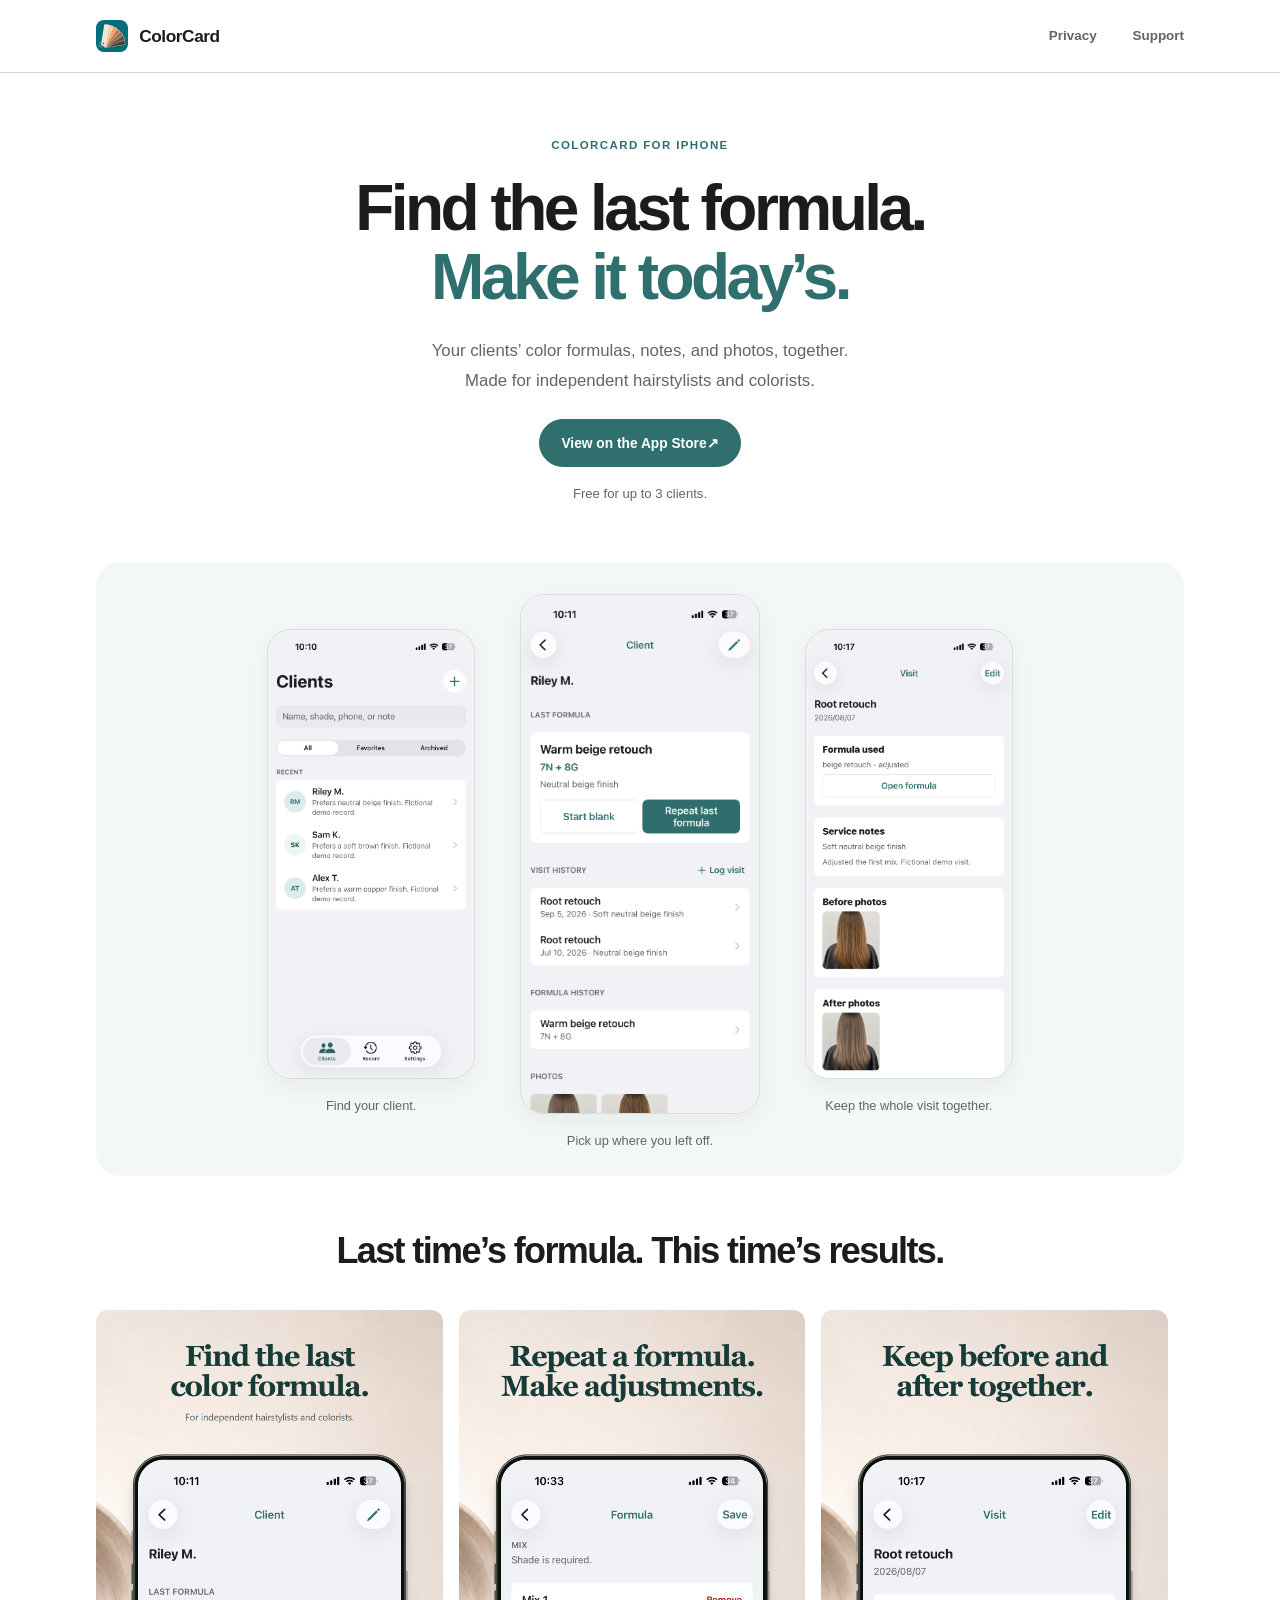
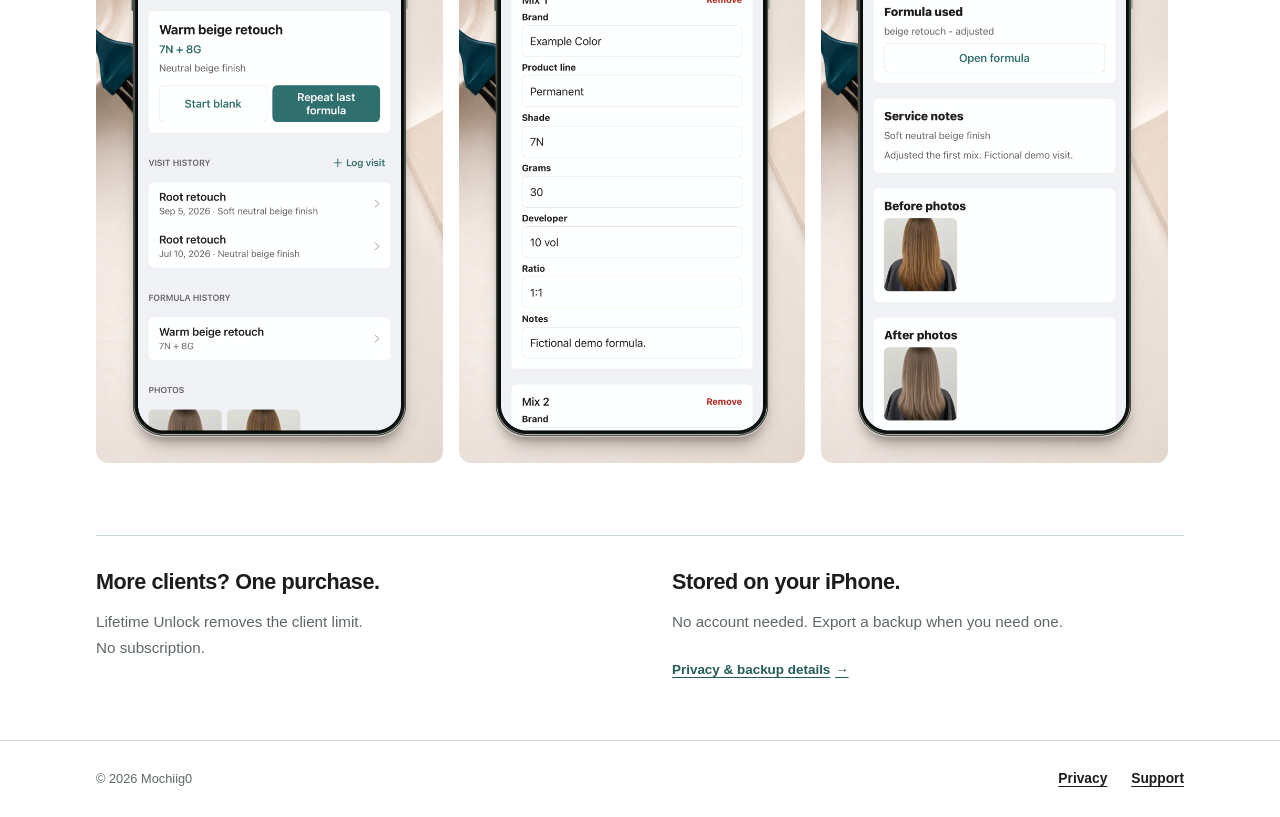
<file: index.html>
<!doctype html>
<html lang="en">
  <head>
    <meta charset="utf-8">
    <meta name="viewport" content="width=device-width, initial-scale=1">
    <meta name="theme-color" content="#f7faf9">
    <meta
      name="description"
      content="Keep client color formulas, visit notes, and photos together. An iPhone app for independent hairstylists and colorists."
    >
    <title>ColorCard — Find the last formula. Make it today’s.</title>
    <link rel="canonical" href="https://mochiig0.github.io/ColorCard-site/">
    <link rel="stylesheet" href="./assets/styles.css">
    <link rel="icon" href="./assets/favicon.png">
    <meta property="og:type" content="website">
    <meta property="og:locale" content="en_US">
    <meta property="og:site_name" content="ColorCard">
    <meta property="og:title" content="ColorCard — Find the last formula. Make it today’s.">
    <meta
      property="og:description"
      content="Color formulas, photos, and Visit notes for independent hairstylists."
    >
    <meta property="og:url" content="https://mochiig0.github.io/ColorCard-site/">
    <meta property="og:image" content="https://mochiig0.github.io/ColorCard-site/assets/og.png">
    <meta property="og:image:width" content="1024">
    <meta property="og:image:height" content="1024">
    <meta
      property="og:image:alt"
      content="ColorCard app icon with a fan of hair-color swatches on a deep teal background"
    >
    <meta name="twitter:card" content="summary_large_image">
  </head>
  <body class="compact-lp">
    <a class="skip-link" href="#main">Skip to content</a>
    <header class="site-header">
      <div class="container header-inner">
        <a class="wordmark" href="./" aria-label="ColorCard home"><img src="./assets/icon.png" width="32" height="32" alt="">ColorCard</a>
        <nav class="site-nav" aria-label="Main navigation">
          <a href="./privacy/">Privacy</a>
          <a href="./support/">Support</a>
        </nav>
      </div>
    </header>

    <main id="main">
      <section class="hero" aria-labelledby="hero-title">
        <div class="container hero-grid">
          <div class="hero-copy">
            <p class="eyebrow">ColorCard for iPhone</p>
            <h1 id="hero-title">Find the last formula.<br><span>Make it today’s.</span></h1>
            <p class="hero-description">Your clients’ color formulas, notes, and photos, together.<br>Made for independent hairstylists and colorists.</p>
            <div class="hero-actions">
              <a class="button button-primary" href="https://apps.apple.com/app/id6806706180">View on the App Store <span aria-hidden="true"> ↗</span></a>
            </div>
            <p class="status-label">Free for up to 3 clients.</p>
          </div>
          <div class="product-screens" aria-label="ColorCard app screens">
            <figure class="product-screen product-screen-side">
              <img src="./assets/screenshots/clients.png" width="1206" height="2622" alt="Client list with search and each Client’s latest Formula" decoding="async">
              <figcaption>Find your client.</figcaption>
            </figure>
            <figure class="product-screen product-screen-main">
              <img src="./assets/screenshots/last-formula.png" width="1206" height="2622" alt="Client record showing the last Formula and the Repeat last formula action" fetchpriority="high">
              <figcaption>Pick up where you left off.</figcaption>
            </figure>
            <figure class="product-screen product-screen-side">
              <img src="./assets/screenshots/visit.png" width="1206" height="2622" alt="Visit record with the Formula, notes, and before-and-after photos" decoding="async">
              <figcaption>Keep the whole visit together.</figcaption>
            </figure>
          </div>
        </div>
      </section>

      <section id="workflow" class="screen-gallery container" aria-labelledby="screens-title">
        <h2 id="screens-title">Last time’s formula. This time’s results.</h2>
        <div class="screen-gallery-track" role="region" aria-label="Six ColorCard screenshots" tabindex="0">
          <a href="./assets/screenshots/01-last-formula.png"><img src="./assets/screenshots/01-last-formula.png" width="1320" height="2868" loading="lazy" alt="Find the last color formula. Client record with the last Formula, ready to duplicate and adjust."></a>
          <a href="./assets/screenshots/02-adjust-formula.png"><img src="./assets/screenshots/02-adjust-formula.png" width="1320" height="2868" loading="lazy" alt="Repeat a formula. Make adjustments. Formula editor with shade, amount, developer, and processing time."></a>
          <a href="./assets/screenshots/03-before-after.png"><img src="./assets/screenshots/03-before-after.png" width="1320" height="2868" loading="lazy" alt="Keep before and after together. Visit record with two photos and the Formula used."></a>
          <a href="./assets/screenshots/04-log-visit.png"><img src="./assets/screenshots/04-log-visit.png" width="1320" height="2868" loading="lazy" alt="Log each visit. Add the date, Formula, notes, and optional photos."></a>
          <a href="./assets/screenshots/05-client-notes.png"><img src="./assets/screenshots/05-client-notes.png" width="1320" height="2868" loading="lazy" alt="See client notes at a glance. Searchable Client list with notes and the latest Formula."></a>
          <a href="./assets/screenshots/06-backup.png"><img src="./assets/screenshots/06-backup.png" width="1320" height="2868" loading="lazy" alt="Back up your client records. Backup &amp; Restore settings for exporting and importing ColorCard records."></a>
        </div>
      </section>

      <div class="compact-details container">
        <section id="pricing" aria-labelledby="pricing-title">
          <h2 id="pricing-title">More clients? One purchase.</h2>
          <p>Lifetime Unlock removes the client limit.<br>No subscription.</p>
        </section>
        <section id="privacy" aria-labelledby="privacy-title">
          <h2 id="privacy-title">Stored on your iPhone.</h2>
          <p>No account needed. Export a backup when you need one.</p>
          <a class="text-link" href="./privacy/">Privacy &amp; backup details<span aria-hidden="true"> →</span></a>
        </section>
      </div>
    </main>

    <footer class="site-footer">
      <div class="container compact-footer">
        <p>© 2026 Mochiig0</p>
        <nav class="footer-nav" aria-label="Footer navigation">
          <a href="./privacy/">Privacy</a>
          <a href="./support/">Support</a>
        </nav>
      </div>
    </footer>
  </body>
</html>
</file>
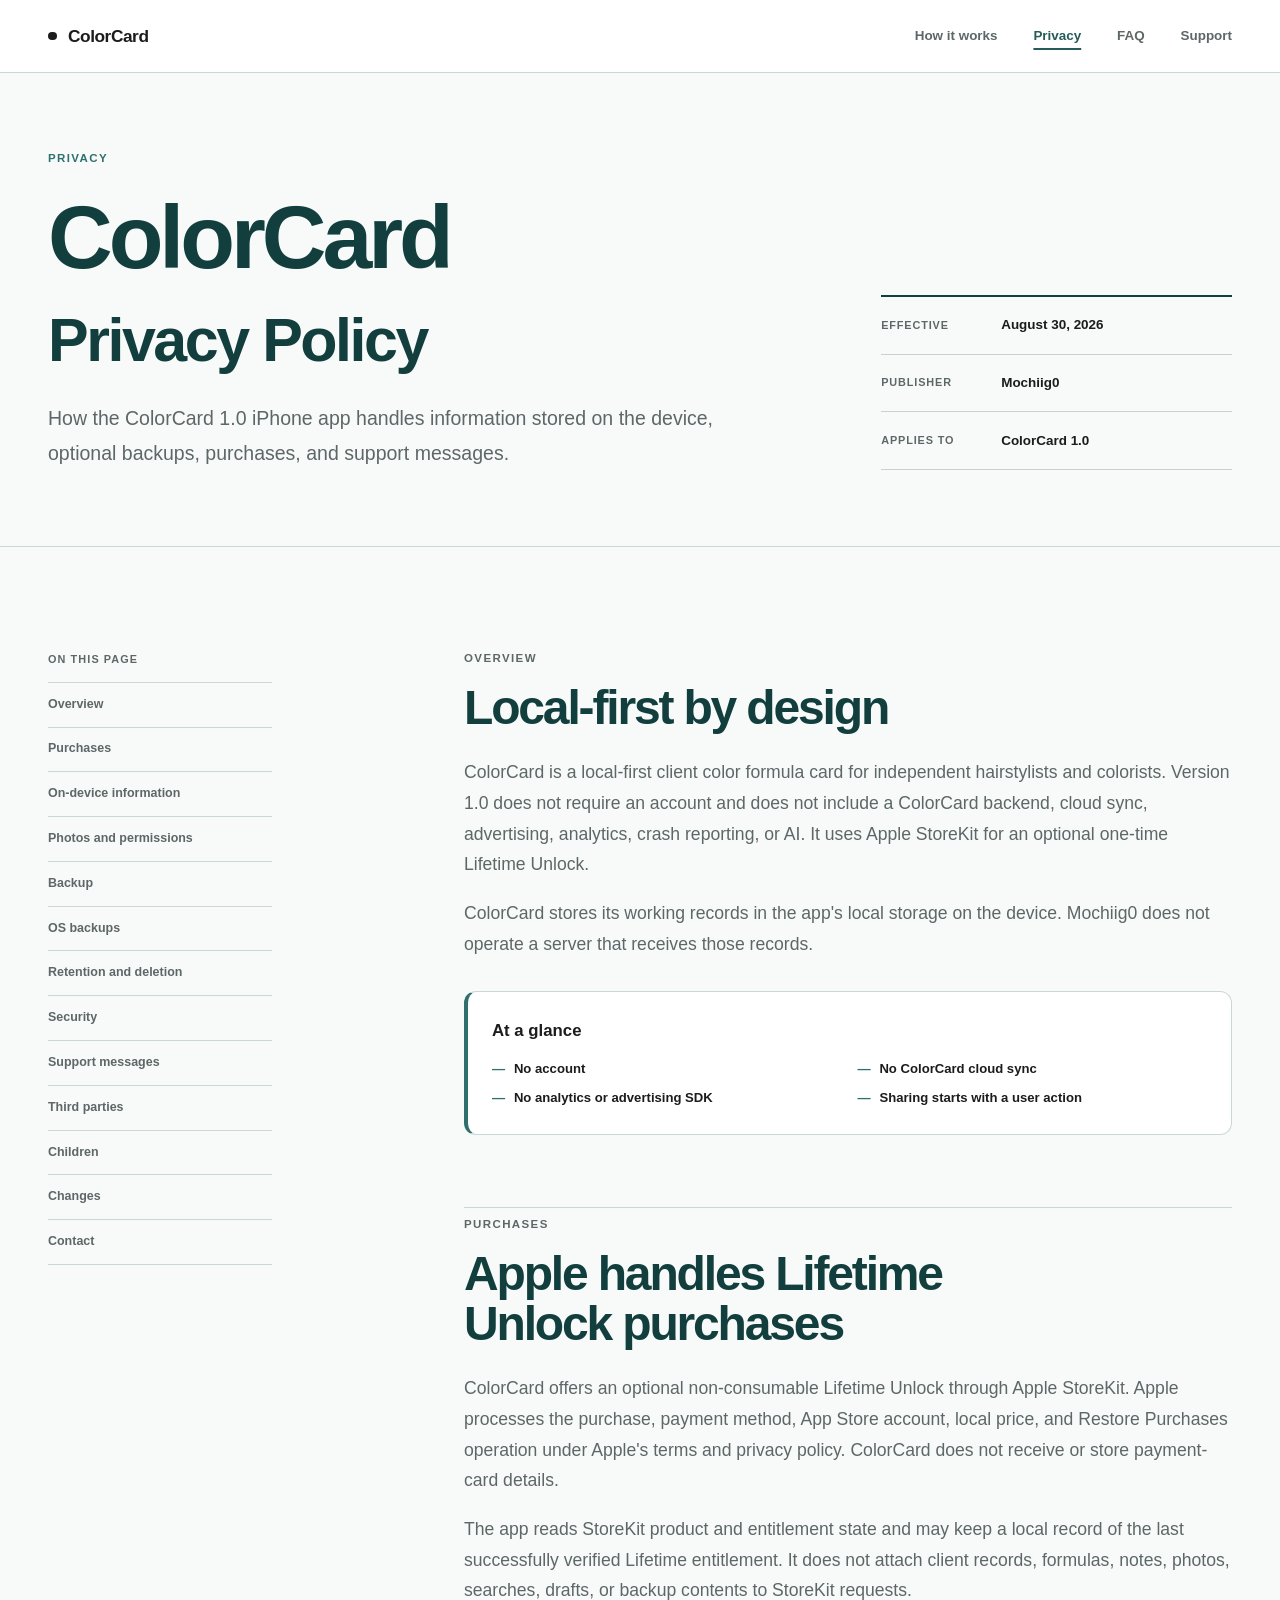
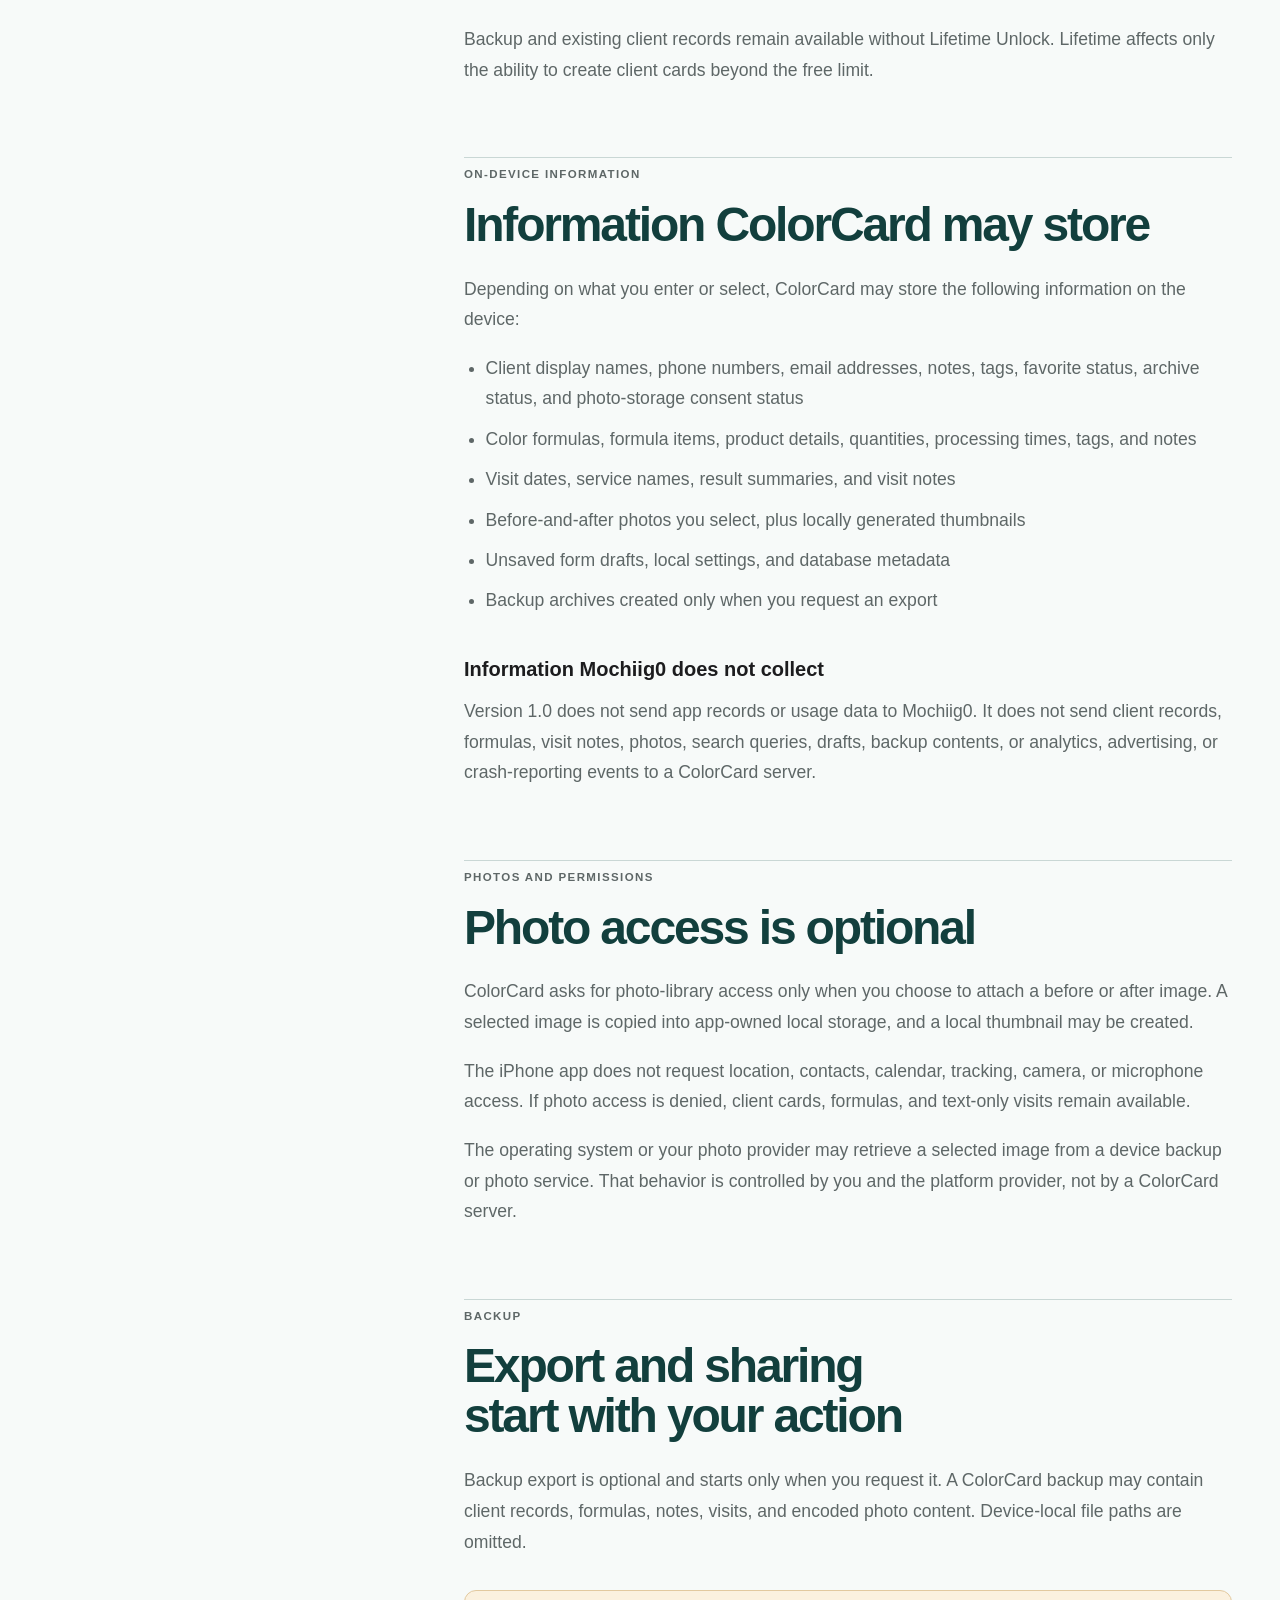
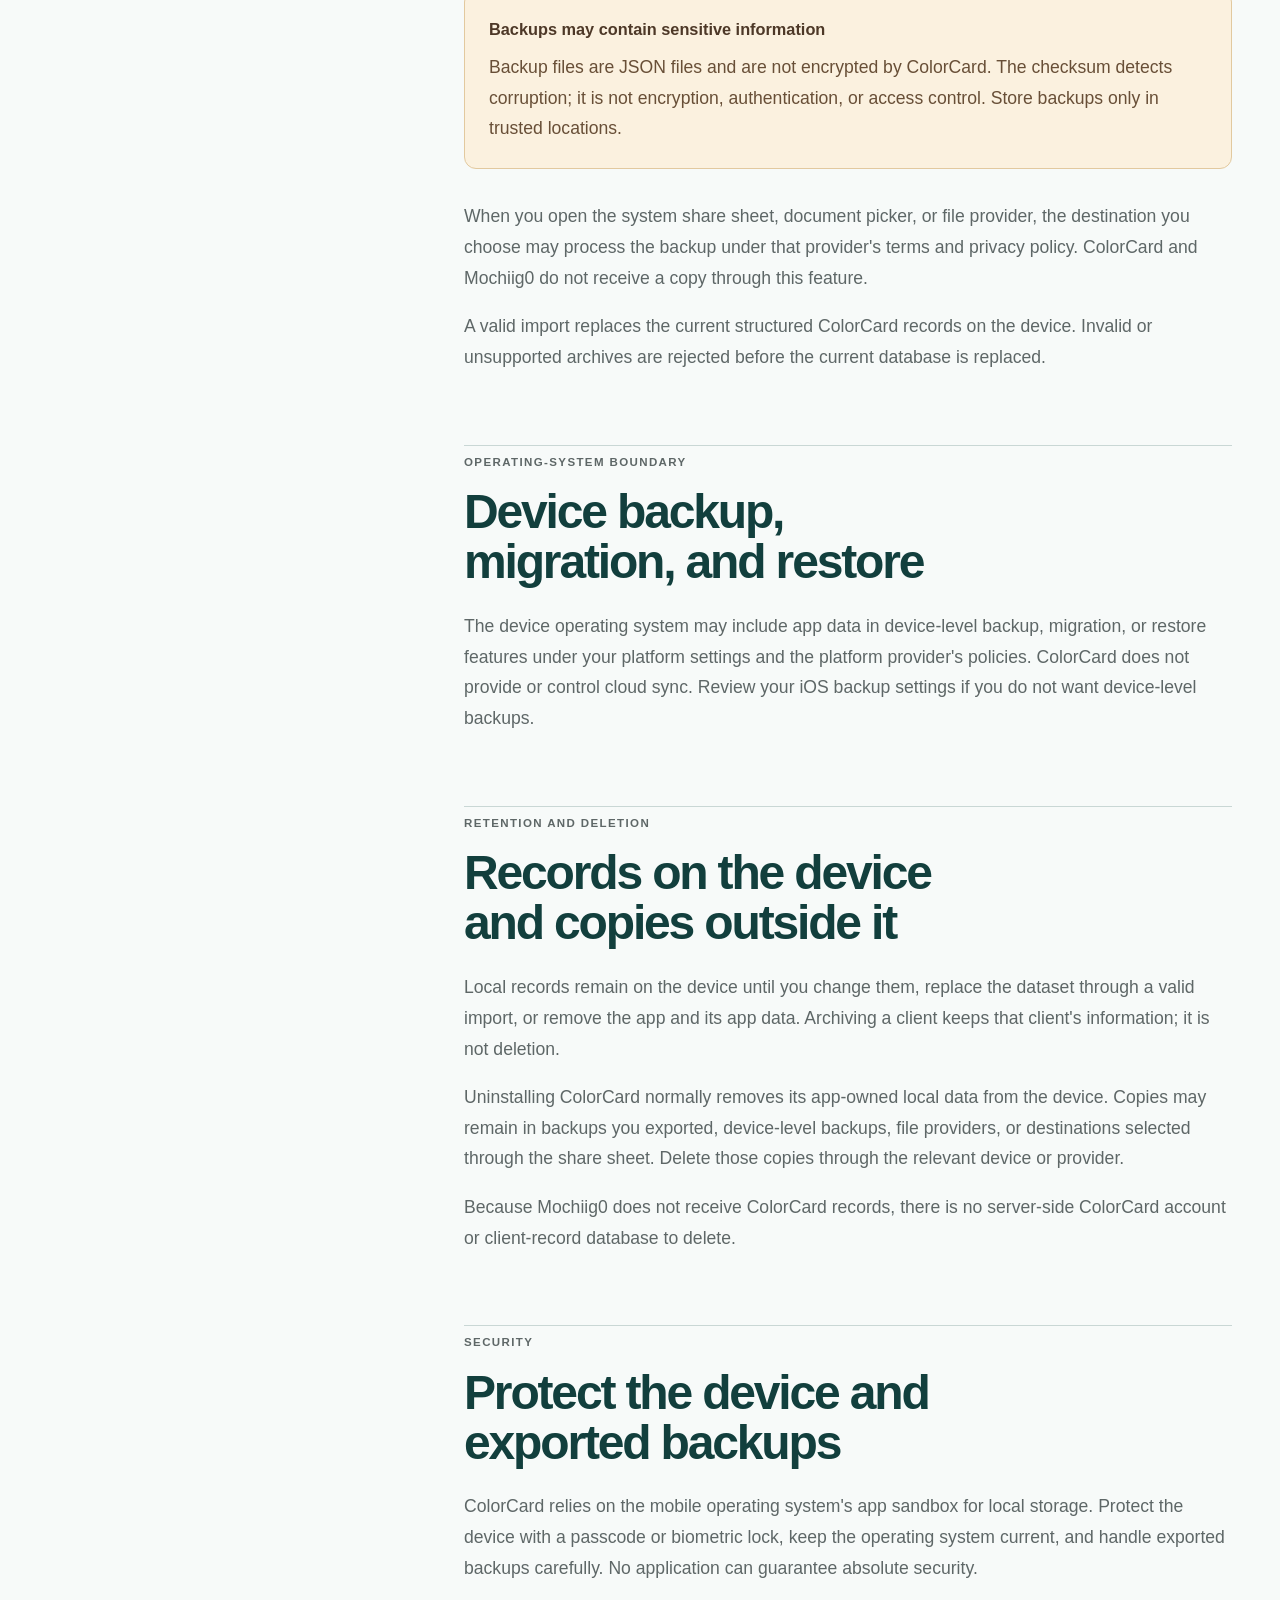
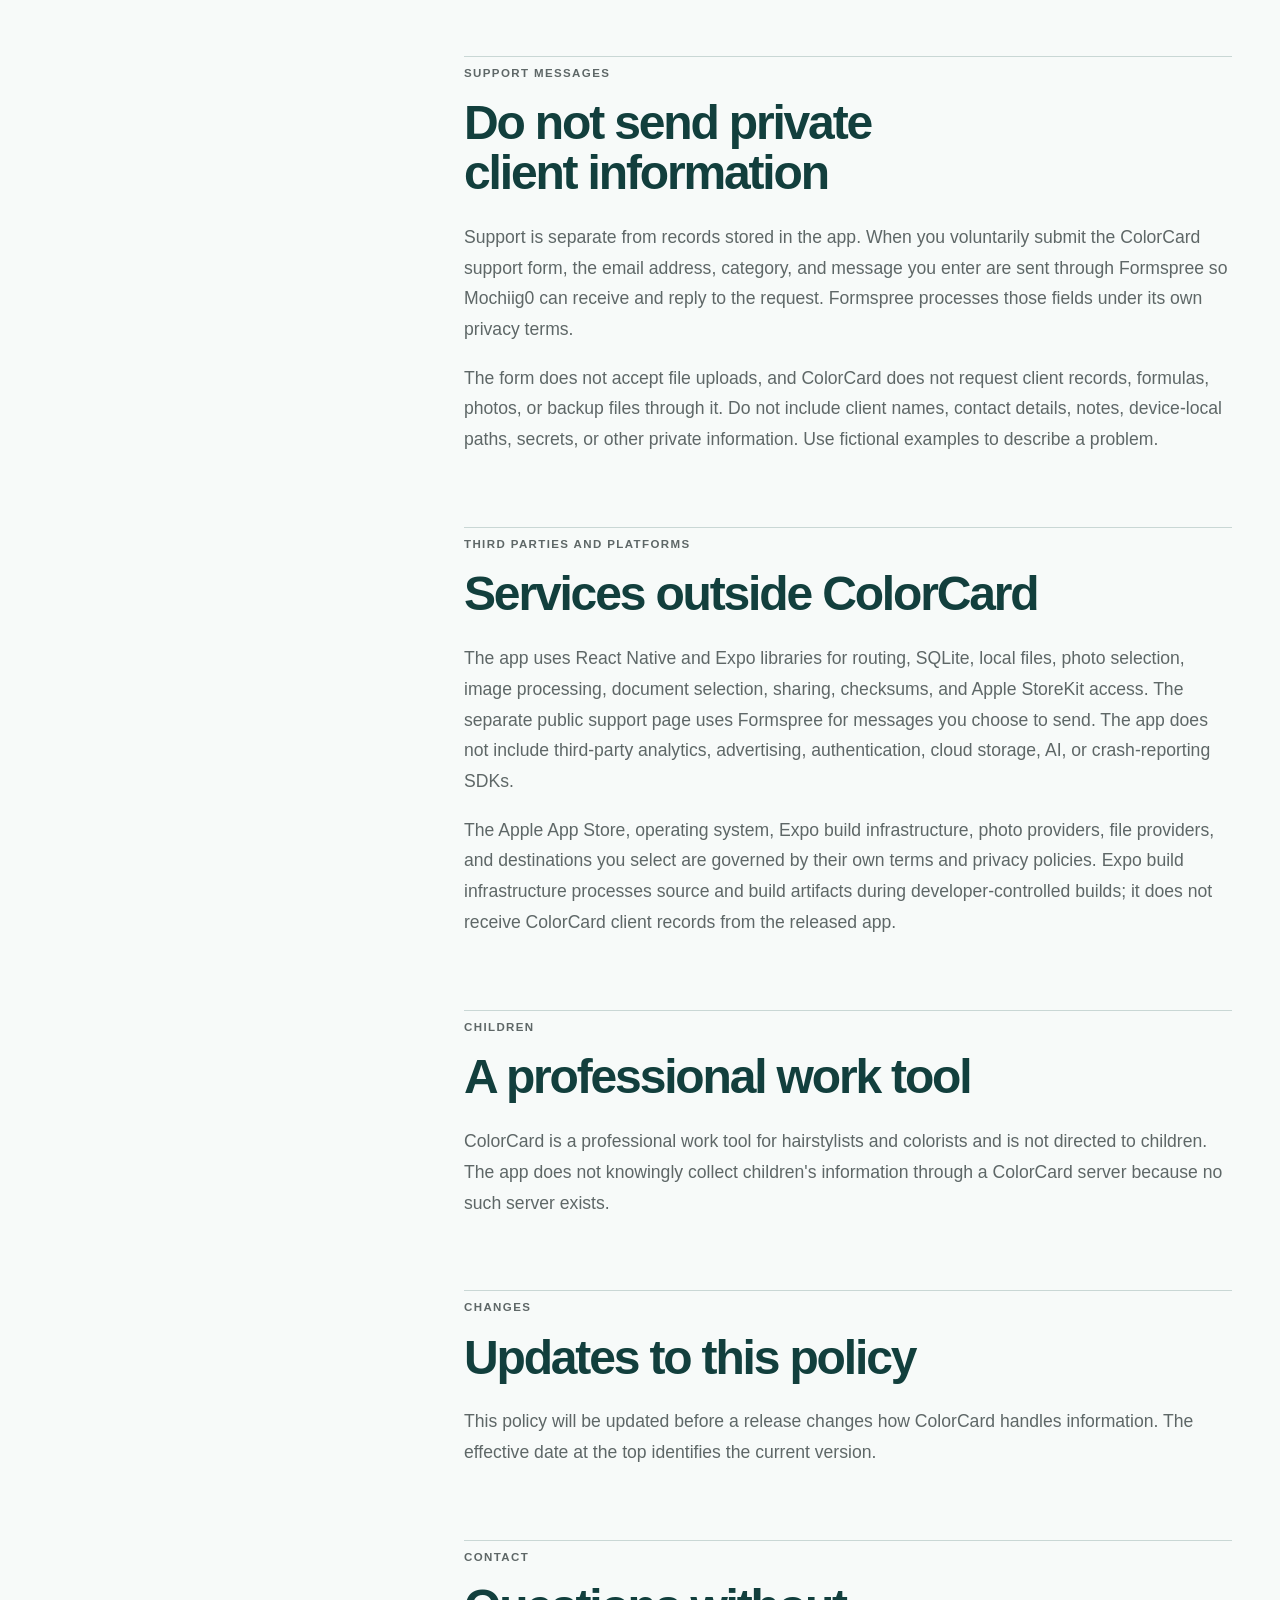
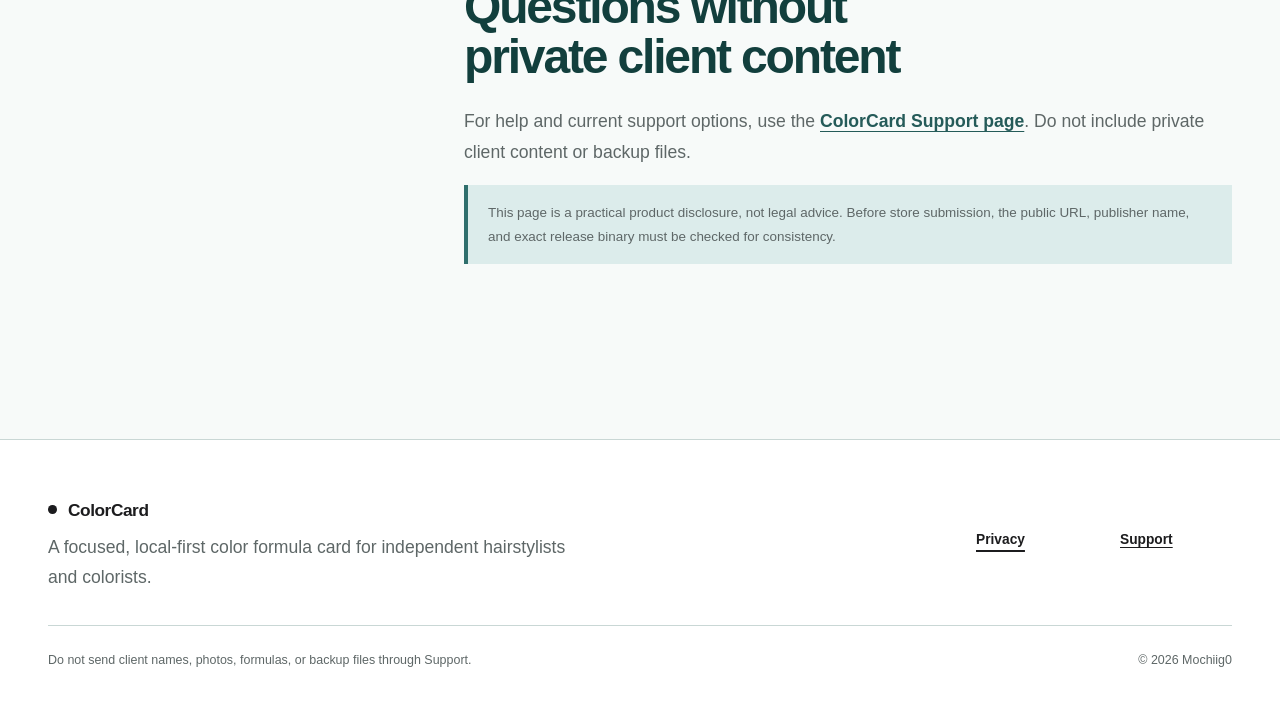
<file: privacy/index.html>
<!doctype html>
<html lang="en">
  <head>
    <meta charset="utf-8">
    <meta name="viewport" content="width=device-width, initial-scale=1">
    <meta name="theme-color" content="#f7faf9">
    <meta
      name="description"
      content="How ColorCard handles on-device client records, photos, purchases, backups, and support messages."
    >
    <title>Privacy Policy — ColorCard</title>
    <link rel="canonical" href="https://mochiig0.github.io/ColorCard-site/privacy/">
    <link rel="stylesheet" href="../assets/styles.css">
    <link rel="icon" href="../assets/favicon.png">
    <meta property="og:type" content="article">
    <meta property="og:locale" content="en_US">
    <meta property="og:site_name" content="ColorCard">
    <meta property="og:title" content="ColorCard Privacy Policy">
    <meta property="og:description" content="How ColorCard handles local records, photos, purchases, backups, and support messages.">
    <meta property="og:url" content="https://mochiig0.github.io/ColorCard-site/privacy/">
    <meta property="og:image" content="https://mochiig0.github.io/ColorCard-site/assets/og.png">
    <meta property="og:image:width" content="1024">
    <meta property="og:image:height" content="1024">
    <meta property="og:image:alt" content="ColorCard app icon with a fan of hair-color swatches on a deep teal background">
    <meta name="twitter:card" content="summary_large_image">
  </head>
  <body>
    <a class="skip-link" href="#main">Skip to content</a>

    <header class="site-header">
      <div class="container header-inner">
        <a class="wordmark" href="../" aria-label="ColorCard home">ColorCard</a>
        <nav class="site-nav" aria-label="Main navigation">
          <a href="../#screens-title">How it works</a>
          <a href="./" aria-current="page">Privacy</a>
          <a href="../support/#troubleshooting">FAQ</a>
          <a href="../support/">Support</a>
        </nav>
      </div>
    </header>

    <main id="main">
      <header class="legal-hero">
        <div class="container legal-hero-inner">
          <div>
            <p class="eyebrow">Privacy</p>
            <h1>ColorCard<br><span class="legal-title-jp">Privacy Policy</span></h1>
            <p class="legal-lead">
              How the ColorCard 1.0 iPhone app handles information stored on the device,
              optional backups, purchases, and support messages.
            </p>
          </div>
          <dl class="legal-meta">
            <div><dt>Effective</dt><dd>August 30, 2026</dd></div>
            <div><dt>Publisher</dt><dd>Mochiig0</dd></div>
            <div><dt>Applies to</dt><dd>ColorCard 1.0</dd></div>
          </dl>
        </div>
      </header>

      <div class="container legal-layout">
        <aside class="legal-toc" aria-label="On this page">
          <p>On this page</p>
          <nav aria-label="Privacy Policy sections">
            <a href="#overview">Overview</a>
            <a href="#purchases">Purchases</a>
            <a href="#on-device">On-device information</a>
            <a href="#photos">Photos and permissions</a>
            <a href="#backup">Backup</a>
            <a href="#os-backup">OS backups</a>
            <a href="#deletion">Retention and deletion</a>
            <a href="#security">Security</a>
            <a href="#support-messages">Support messages</a>
            <a href="#third-parties">Third parties</a>
            <a href="#children">Children</a>
            <a href="#changes">Changes</a>
            <a href="#contact">Contact</a>
          </nav>
        </aside>

        <article class="legal-content">
          <section id="overview">
            <p class="section-kicker">Overview</p>
            <h2>Local-first by design</h2>
            <p>
              ColorCard is a local-first client color formula card for independent hairstylists and colorists.
              Version 1.0 does not require an account and does not include a ColorCard backend,
              cloud sync, advertising, analytics, crash reporting, or AI. It uses Apple StoreKit for an optional
              one-time Lifetime Unlock.
            </p>
            <p>
              ColorCard stores its working records in the app's local storage on the device.
              Mochiig0 does not operate a server that receives those records.
            </p>
            <div class="legal-summary" aria-label="Privacy summary">
              <strong>At a glance</strong>
              <ul>
                <li>No account</li>
                <li>No ColorCard cloud sync</li>
                <li>No analytics or advertising SDK</li>
                <li>Sharing starts with a user action</li>
              </ul>
            </div>
          </section>

          <section id="purchases">
            <p class="section-kicker">Purchases</p>
            <h2>Apple handles Lifetime Unlock purchases</h2>
            <p>
              ColorCard offers an optional non-consumable Lifetime Unlock through Apple StoreKit.
              Apple processes the purchase, payment method, App Store account, local price, and Restore Purchases
              operation under Apple's terms and privacy policy. ColorCard does not receive or store payment-card details.
            </p>
            <p>
              The app reads StoreKit product and entitlement state and may keep a local record of the last successfully
              verified Lifetime entitlement. It does not attach client records, formulas, notes, photos, searches,
              drafts, or backup contents to StoreKit requests.
            </p>
            <p>
              Backup and existing client records remain available without Lifetime Unlock.
              Lifetime affects only the ability to create client cards beyond the free limit.
            </p>
          </section>

          <section id="on-device">
            <p class="section-kicker">On-device information</p>
            <h2>Information ColorCard may store</h2>
            <p>Depending on what you enter or select, ColorCard may store the following information on the device:</p>
            <ul>
              <li>Client display names, phone numbers, email addresses, notes, tags, favorite status, archive status, and photo-storage consent status</li>
              <li>Color formulas, formula items, product details, quantities, processing times, tags, and notes</li>
              <li>Visit dates, service names, result summaries, and visit notes</li>
              <li>Before-and-after photos you select, plus locally generated thumbnails</li>
              <li>Unsaved form drafts, local settings, and database metadata</li>
              <li>Backup archives created only when you request an export</li>
            </ul>
            <h3>Information Mochiig0 does not collect</h3>
            <p>
              Version 1.0 does not send app records or usage data to Mochiig0.
              It does not send client records, formulas, visit notes, photos, search queries, drafts,
              backup contents, or analytics, advertising, or crash-reporting events to a ColorCard server.
            </p>
          </section>

          <section id="photos">
            <p class="section-kicker">Photos and permissions</p>
            <h2>Photo access is optional</h2>
            <p>
              ColorCard asks for photo-library access only when you choose to attach a before or after image.
              A selected image is copied into app-owned local storage, and a local thumbnail may be created.
            </p>
            <p>
              The iPhone app does not request location, contacts, calendar, tracking, camera, or microphone access.
              If photo access is denied, client cards, formulas, and text-only visits remain available.
            </p>
            <p>
              The operating system or your photo provider may retrieve a selected image from a device backup or photo service.
              That behavior is controlled by you and the platform provider, not by a ColorCard server.
            </p>
          </section>

          <section id="backup">
            <p class="section-kicker">Backup</p>
            <h2>Export and sharing start with your action</h2>
            <p>
              Backup export is optional and starts only when you request it. A ColorCard backup may contain client records,
              formulas, notes, visits, and encoded photo content. Device-local file paths are omitted.
            </p>
            <div class="warning-box">
              <strong>Backups may contain sensitive information</strong>
              <p>
                Backup files are JSON files and are not encrypted by ColorCard. The checksum detects corruption;
                it is not encryption, authentication, or access control. Store backups only in trusted locations.
              </p>
            </div>
            <p>
              When you open the system share sheet, document picker, or file provider, the destination you choose may
              process the backup under that provider's terms and privacy policy. ColorCard and Mochiig0 do not receive
              a copy through this feature.
            </p>
            <p>
              A valid import replaces the current structured ColorCard records on the device.
              Invalid or unsupported archives are rejected before the current database is replaced.
            </p>
          </section>

          <section id="os-backup">
            <p class="section-kicker">Operating-system boundary</p>
            <h2>Device backup, migration, and restore</h2>
            <p>
              The device operating system may include app data in device-level backup, migration, or restore features
              under your platform settings and the platform provider's policies. ColorCard does not provide or control
              cloud sync. Review your iOS backup settings if you do not want device-level backups.
            </p>
          </section>

          <section id="deletion">
            <p class="section-kicker">Retention and deletion</p>
            <h2>Records on the device and copies outside it</h2>
            <p>
              Local records remain on the device until you change them, replace the dataset through a valid import,
              or remove the app and its app data. Archiving a client keeps that client's information; it is not deletion.
            </p>
            <p>
              Uninstalling ColorCard normally removes its app-owned local data from the device. Copies may remain in
              backups you exported, device-level backups, file providers, or destinations selected through the share sheet.
              Delete those copies through the relevant device or provider.
            </p>
            <p>
              Because Mochiig0 does not receive ColorCard records, there is no server-side ColorCard account or
              client-record database to delete.
            </p>
          </section>

          <section id="security">
            <p class="section-kicker">Security</p>
            <h2>Protect the device and exported backups</h2>
            <p>
              ColorCard relies on the mobile operating system's app sandbox for local storage.
              Protect the device with a passcode or biometric lock, keep the operating system current,
              and handle exported backups carefully. No application can guarantee absolute security.
            </p>
          </section>

          <section id="support-messages">
            <p class="section-kicker">Support messages</p>
            <h2>Do not send private client information</h2>
            <p>
              Support is separate from records stored in the app. When you voluntarily submit the ColorCard support form,
              the email address, category, and message you enter are sent through Formspree so Mochiig0 can receive and
              reply to the request. Formspree processes those fields under its own privacy terms.
            </p>
            <p>
              The form does not accept file uploads, and ColorCard does not request client records, formulas, photos,
              or backup files through it. Do not include client names, contact details, notes, device-local paths,
              secrets, or other private information. Use fictional examples to describe a problem.
            </p>
          </section>

          <section id="third-parties">
            <p class="section-kicker">Third parties and platforms</p>
            <h2>Services outside ColorCard</h2>
            <p>
              The app uses React Native and Expo libraries for routing, SQLite, local files, photo selection,
              image processing, document selection, sharing, checksums, and Apple StoreKit access. The separate public
              support page uses Formspree for messages you choose to send. The app does not include third-party analytics,
              advertising, authentication, cloud storage, AI, or crash-reporting SDKs.
            </p>
            <p>
              The Apple App Store, operating system, Expo build infrastructure, photo providers, file providers,
              and destinations you select are governed by their own terms and privacy policies. Expo build infrastructure
              processes source and build artifacts during developer-controlled builds; it does not receive ColorCard
              client records from the released app.
            </p>
          </section>

          <section id="children">
            <p class="section-kicker">Children</p>
            <h2>A professional work tool</h2>
            <p>
              ColorCard is a professional work tool for hairstylists and colorists and is not directed to children.
              The app does not knowingly collect children's information through a ColorCard server because no such server exists.
            </p>
          </section>

          <section id="changes">
            <p class="section-kicker">Changes</p>
            <h2>Updates to this policy</h2>
            <p>
              This policy will be updated before a release changes how ColorCard handles information.
              The effective date at the top identifies the current version.
            </p>
          </section>

          <section id="contact">
            <p class="section-kicker">Contact</p>
            <h2>Questions without private client content</h2>
            <p>
              For help and current support options, use the <a href="../support/">ColorCard Support page</a>.
              Do not include private client content or backup files.
            </p>
            <p class="legal-note">
              This page is a practical product disclosure, not legal advice. Before store submission,
              the public URL, publisher name, and exact release binary must be checked for consistency.
            </p>
          </section>
        </article>
      </div>
    </main>

    <footer class="site-footer">
      <div class="container footer-grid">
        <div><a class="wordmark wordmark-footer" href="../">ColorCard</a><p>A focused, local-first color formula card for independent hairstylists and colorists.</p></div>
        <nav class="footer-nav" aria-label="Footer navigation"><a href="./" aria-current="page">Privacy</a><a href="../support/">Support</a></nav>
      </div>
      <div class="container footer-note"><p>Do not send client names, photos, formulas, or backup files through Support.</p><p>© 2026 Mochiig0</p></div>
    </footer>
  </body>
</html>
</file>
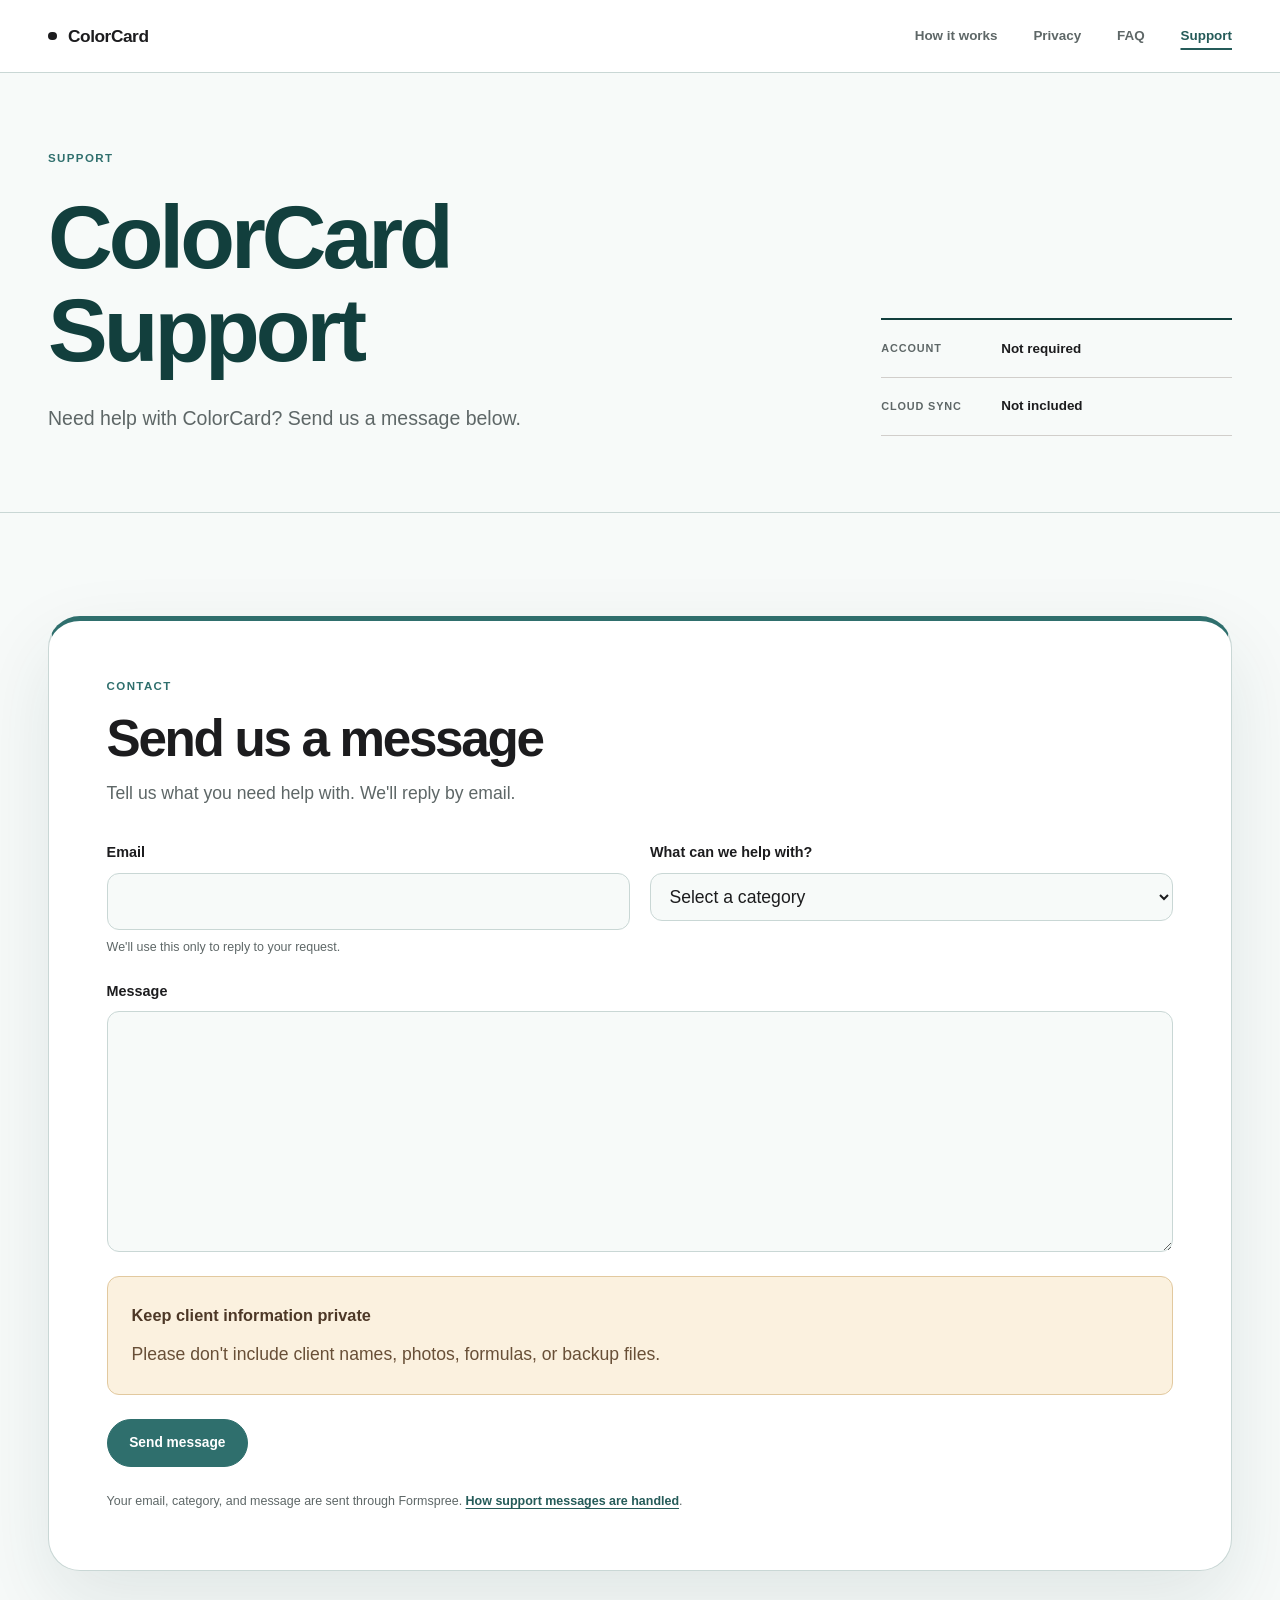
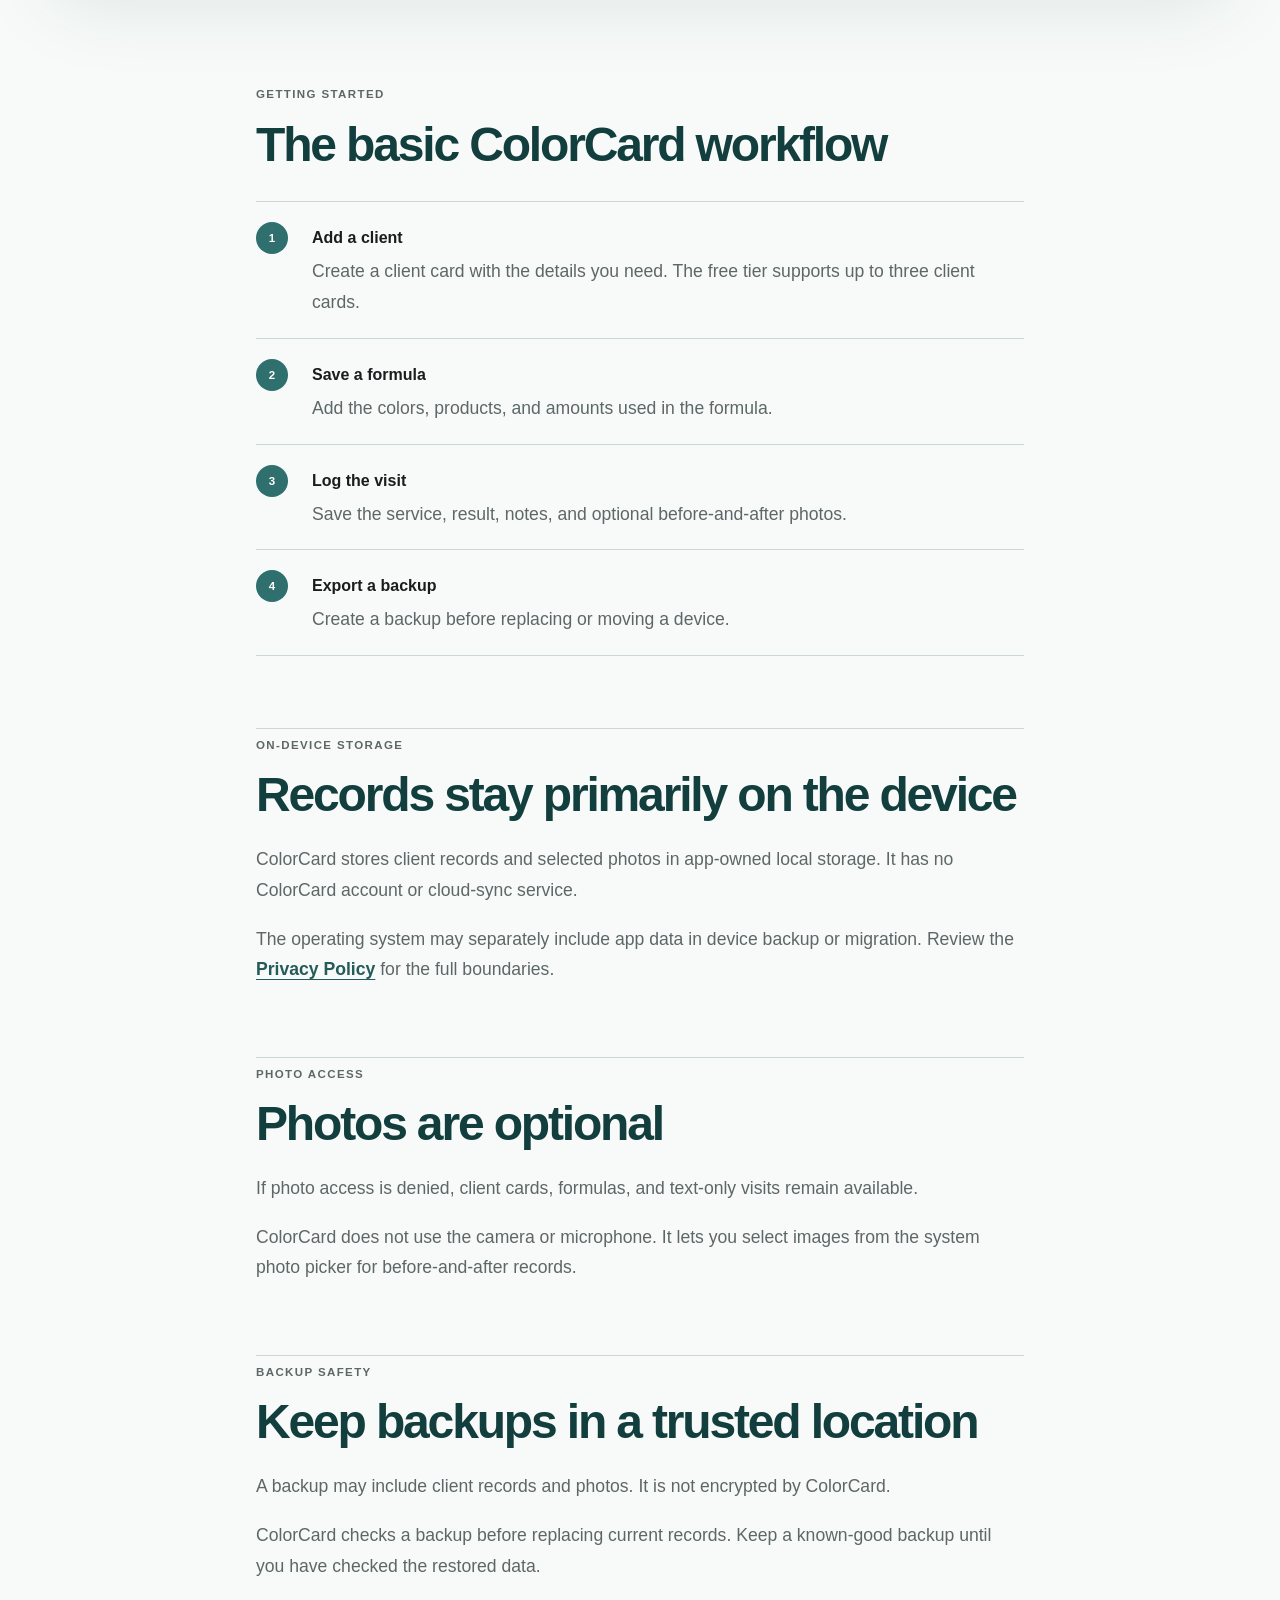
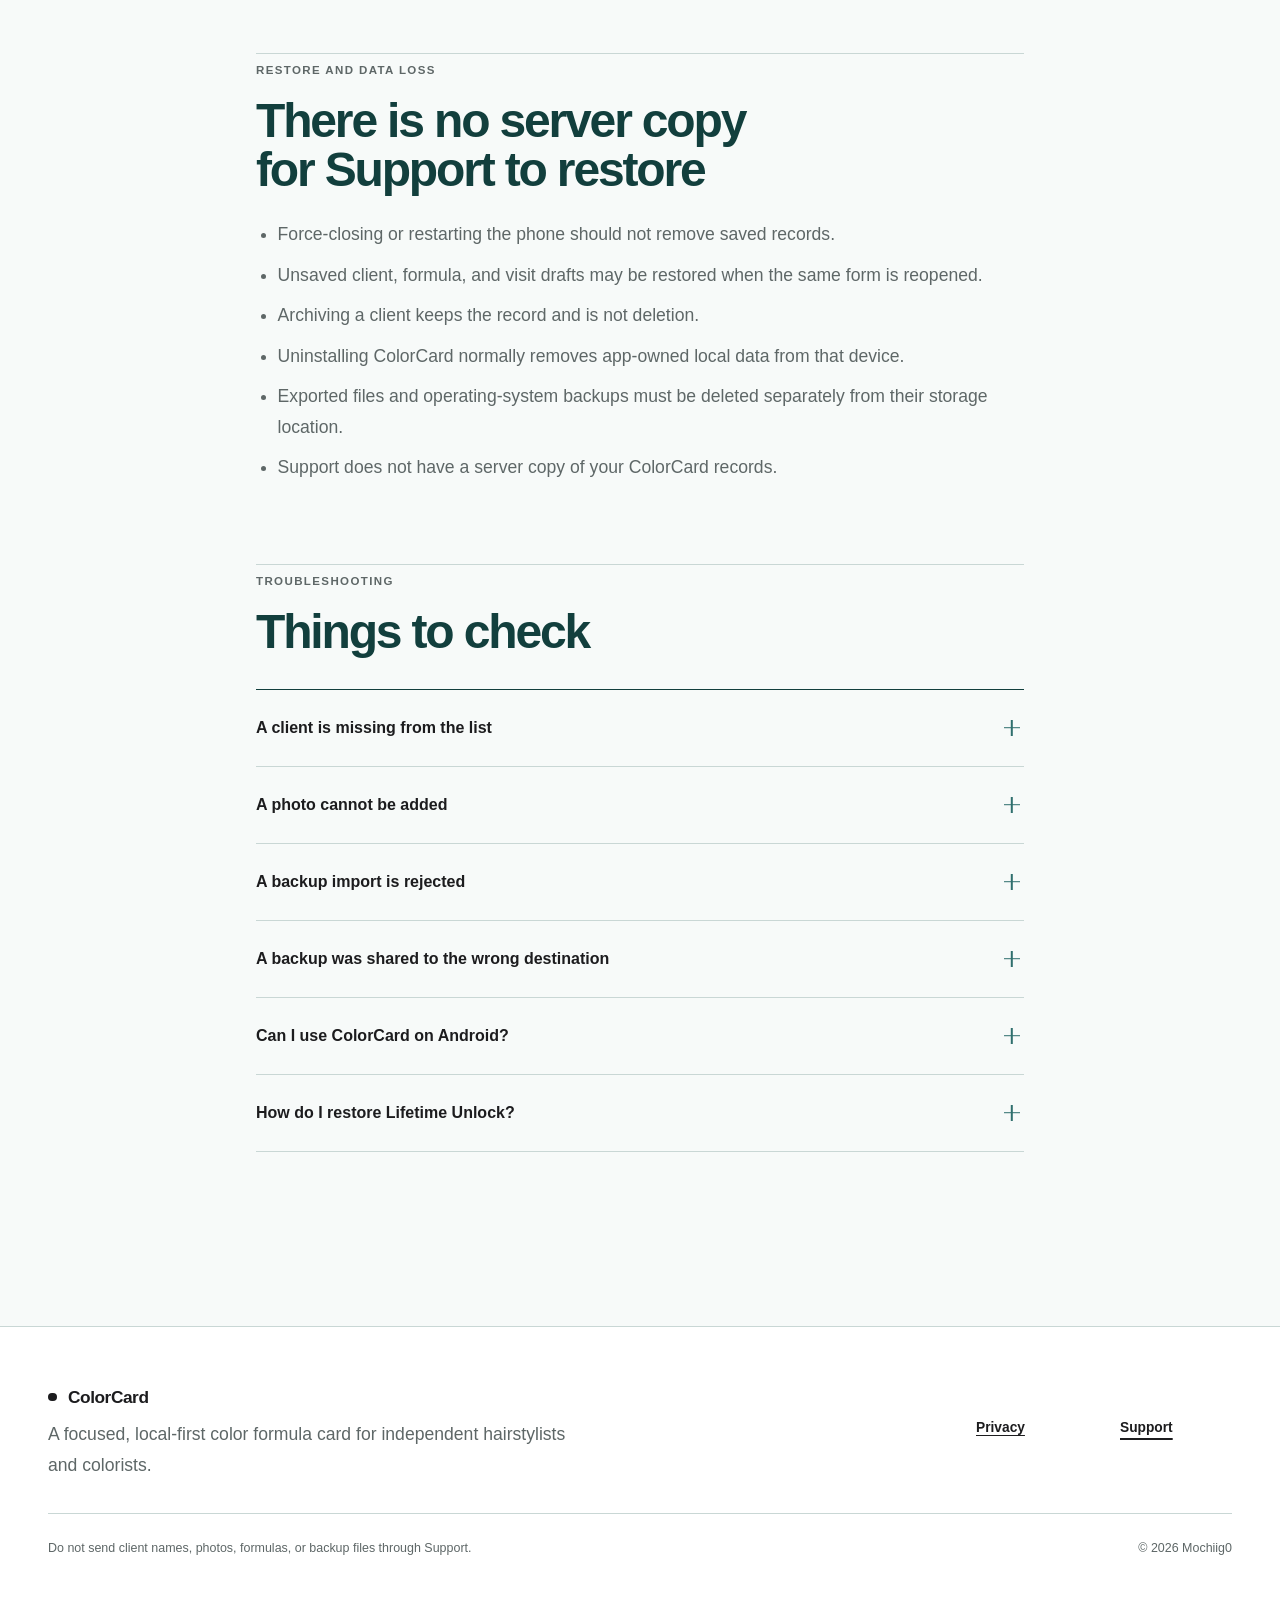
<file: support/index.html>
<!doctype html>
<html lang="en">
  <head>
    <meta charset="utf-8">
    <meta name="viewport" content="width=device-width, initial-scale=1">
    <meta name="theme-color" content="#f7faf9">
    <meta name="description" content="ColorCard setup, storage, photo access, backup safety, purchase help, troubleshooting, and support.">
    <title>ColorCard Support</title>
    <link rel="canonical" href="https://mochiig0.github.io/ColorCard-site/support/">
    <link rel="stylesheet" href="../assets/styles.css">
    <link rel="icon" href="../assets/favicon.png">
    <meta property="og:type" content="website">
    <meta property="og:locale" content="en_US">
    <meta property="og:site_name" content="ColorCard">
    <meta property="og:title" content="ColorCard Support">
    <meta property="og:description" content="Setup, backup, photo, purchase, troubleshooting, and message support for ColorCard.">
    <meta property="og:url" content="https://mochiig0.github.io/ColorCard-site/support/">
    <meta property="og:image" content="https://mochiig0.github.io/ColorCard-site/assets/og.png">
    <meta property="og:image:width" content="1024">
    <meta property="og:image:height" content="1024">
    <meta property="og:image:alt" content="ColorCard app icon with a fan of hair-color swatches on a deep teal background">
    <meta name="twitter:card" content="summary_large_image">
    <script src="../assets/support-form.js" defer></script>
  </head>
  <body>
    <a class="skip-link" href="#main">Skip to content</a>

    <header class="site-header">
      <div class="container header-inner">
        <a class="wordmark" href="../" aria-label="ColorCard home">ColorCard</a>
        <nav class="site-nav" aria-label="Main navigation">
          <a href="../#screens-title">How it works</a>
          <a href="../privacy/">Privacy</a>
          <a href="#troubleshooting">FAQ</a>
          <a href="./" aria-current="page">Support</a>
        </nav>
      </div>
    </header>

    <main id="main">
      <header class="legal-hero support-hero">
        <div class="container legal-hero-inner">
          <div>
            <p class="eyebrow">Support</p>
            <h1>ColorCard Support</h1>
            <p class="legal-lead">Need help with ColorCard? Send us a message below.</p>
          </div>
          <dl class="legal-meta">
            <div><dt>Account</dt><dd>Not required</dd></div>
            <div><dt>Cloud sync</dt><dd>Not included</dd></div>
          </dl>
        </div>
      </header>

      <div class="container support-layout">
        <section class="contact-panel" aria-labelledby="contact-title">
          <div>
            <p class="section-kicker">Contact</p>
            <h2 id="contact-title">Send us a message</h2>
            <p>Tell us what you need help with. We'll reply by email.</p>
          </div>

          <form class="support-form" id="support-form" action="https://formspree.io/f/xaeynzgr" method="post">
            <div class="support-form-grid">
              <div class="form-field">
                <label for="support-email">Email</label>
                <input id="support-email" name="email" type="email" autocomplete="email" aria-describedby="support-email-help" required>
                <p class="form-helper" id="support-email-help">We'll use this only to reply to your request.</p>
              </div>

              <div class="form-field">
                <label for="support-category">What can we help with?</label>
                <select id="support-category" name="category" required>
                  <option value="" selected disabled>Select a category</option>
                  <option value="app_problem">App problem</option>
                  <option value="purchase_restore">Purchase or restore</option>
                  <option value="feedback_feature">Feedback or feature request</option>
                  <option value="other">Other</option>
                </select>
              </div>

              <div class="form-field form-field-full">
                <label for="support-message">Message</label>
                <textarea id="support-message" name="message" rows="7" required></textarea>
              </div>
            </div>

            <input type="hidden" name="source" value="colorcard_support">
            <input type="hidden" name="platform" value="ios">

            <div class="warning-box warning-box-strong">
              <strong>Keep client information private</strong>
              <p>Please don't include client names, photos, formulas, or backup files.</p>
            </div>

            <div class="support-form-actions">
              <button class="button button-primary" id="support-submit" type="submit" disabled>Send message</button>
              <p class="form-status" id="support-form-status" role="status" aria-live="polite"></p>
            </div>
            <p class="form-privacy-note">Your email, category, and message are sent through Formspree. <a href="../privacy/#support-messages">How support messages are handled</a>.</p>
          </form>
        </section>

        <div class="support-content">
          <section id="getting-started">
            <p class="section-kicker">Getting started</p>
            <h2>The basic ColorCard workflow</h2>
            <ol class="numbered-list">
              <li><span>1</span><div><strong>Add a client</strong><p>Create a client card with the details you need. The free tier supports up to three client cards.</p></div></li>
              <li><span>2</span><div><strong>Save a formula</strong><p>Add the colors, products, and amounts used in the formula.</p></div></li>
              <li><span>3</span><div><strong>Log the visit</strong><p>Save the service, result, notes, and optional before-and-after photos.</p></div></li>
              <li><span>4</span><div><strong>Export a backup</strong><p>Create a backup before replacing or moving a device.</p></div></li>
            </ol>
          </section>

          <section id="storage">
            <p class="section-kicker">On-device storage</p>
            <h2>Records stay primarily on the device</h2>
            <p>ColorCard stores client records and selected photos in app-owned local storage. It has no ColorCard account or cloud-sync service.</p>
            <p>The operating system may separately include app data in device backup or migration. Review the <a href="../privacy/">Privacy Policy</a> for the full boundaries.</p>
          </section>

          <section id="photo-permission">
            <p class="section-kicker">Photo access</p>
            <h2>Photos are optional</h2>
            <p>If photo access is denied, client cards, formulas, and text-only visits remain available.</p>
            <p>ColorCard does not use the camera or microphone. It lets you select images from the system photo picker for before-and-after records.</p>
          </section>

          <section id="backup">
            <p class="section-kicker">Backup safety</p>
            <h2>Keep backups in a trusted location</h2>
            <p>A backup may include client records and photos. It is not encrypted by ColorCard.</p>
            <p>ColorCard checks a backup before replacing current records. Keep a known-good backup until you have checked the restored data.</p>
          </section>

          <section id="data-loss">
            <p class="section-kicker">Restore and data loss</p>
            <h2>There is no server copy for Support to restore</h2>
            <ul>
              <li>Force-closing or restarting the phone should not remove saved records.</li>
              <li>Unsaved client, formula, and visit drafts may be restored when the same form is reopened.</li>
              <li>Archiving a client keeps the record and is not deletion.</li>
              <li>Uninstalling ColorCard normally removes app-owned local data from that device.</li>
              <li>Exported files and operating-system backups must be deleted separately from their storage location.</li>
              <li>Support does not have a server copy of your ColorCard records.</li>
            </ul>
          </section>

          <section id="troubleshooting">
            <p class="section-kicker">Troubleshooting</p>
            <h2>Things to check</h2>
            <div class="faq-list support-faq">
              <details><summary>A client is missing from the list</summary><p>Clear the search field and check the Active, Favorites, and Archived filters.</p></details>
              <details><summary>A photo cannot be added</summary><p>Check ColorCard's Photos permission in iOS Settings. You can continue and save a text-only visit.</p></details>
              <details><summary>A backup import is rejected</summary><p>Confirm the file is an unmodified ColorCard JSON backup from a compatible version. A failed import should leave the current records unchanged.</p></details>
              <details><summary>A backup was shared to the wrong destination</summary><p>ColorCard cannot recall a file after the operating system sends it to a destination you chose. Delete it from that provider or contact the provider directly.</p></details>
              <details><summary>Can I use ColorCard on Android?</summary><p>The current release target is iPhone. Android device testing and release are deferred, with no announced release date.</p></details>
              <details><summary>How do I restore Lifetime Unlock?</summary><p>Open Settings → Lifetime Unlock → Restore Purchases in ColorCard. Use the same Apple Account that made the purchase. If you need help, select Purchase or restore in the form above. Do not include receipts or payment details.</p></details>
            </div>
          </section>
        </div>
      </div>
    </main>

    <footer class="site-footer">
      <div class="container footer-grid">
        <div><a class="wordmark wordmark-footer" href="../">ColorCard</a><p>A focused, local-first color formula card for independent hairstylists and colorists.</p></div>
        <nav class="footer-nav" aria-label="Footer navigation"><a href="../privacy/">Privacy</a><a href="./" aria-current="page">Support</a></nav>
      </div>
      <div class="container footer-note"><p>Do not send client names, photos, formulas, or backup files through Support.</p><p>© 2026 Mochiig0</p></div>
    </footer>
  </body>
</html>
</file>
<file: assets/styles.css>
:root {
  --color-brand-deep: #123f3d;
  --color-brand: #2f6f6d;
  --color-brand-dark: #255b59;
  --color-brand-soft: #dceceb;
  --color-background: #f7faf9;
  --color-surface: #ffffff;
  --color-surface-warm: #f6f0e7;
  --color-text: #1c1c1e;
  --color-text-muted: #5e6767;
  --color-border: #c9d7d5;
  --color-success: #2e7d5b;
  --color-error: #b3261e;
  --font-display: -apple-system, BlinkMacSystemFont, "Segoe UI", sans-serif;
  --font-body: -apple-system, BlinkMacSystemFont, "Segoe UI", sans-serif;
  --space-1: 0.25rem;
  --space-2: 0.5rem;
  --space-3: 0.75rem;
  --space-4: 1rem;
  --space-5: 1.5rem;
  --space-6: 2rem;
  --space-7: 3rem;
  --space-8: 4rem;
  --space-9: 6rem;
  --space-10: 8rem;
  --radius-sm: 0.75rem;
  --radius-md: 1.25rem;
  --radius-lg: 2rem;
  --shadow-hero: 0 3rem 7rem rgba(2, 24, 23, 0.38);
  --shadow-soft: 0 2rem 5rem rgba(18, 63, 61, 0.1);
  --container: 74rem;
  --header-height: 4.5rem;
}

*,
*::before,
*::after {
  box-sizing: border-box;
}

html {
  scroll-behavior: smooth;
  scroll-padding-top: calc(var(--header-height) + 1.5rem);
}

body {
  margin: 0;
  color: var(--color-text);
  background: var(--color-background);
  font-family: var(--font-body);
  font-size: clamp(1rem, 0.96rem + 0.18vw, 1.1rem);
  line-height: 1.75;
  text-rendering: optimizeLegibility;
  -webkit-font-smoothing: antialiased;
}

::selection {
  color: var(--color-brand-deep);
  background: #d8c29f;
}

img,
svg {
  display: block;
  max-width: 100%;
}

a {
  color: inherit;
  text-decoration-thickness: 0.08em;
  text-underline-offset: 0.22em;
}

a,
button,
summary {
  touch-action: manipulation;
  -webkit-tap-highlight-color: rgba(47, 111, 109, 0.2);
}

a:hover {
  color: var(--color-brand);
}

:focus-visible {
  outline: 0.2rem solid #b66c43;
  outline-offset: 0.22rem;
}

.privacy-section :focus-visible,
.feature-card-accent :focus-visible,
.site-footer :focus-visible,
.hero :focus-visible,
.site-header :focus-visible {
  outline-color: #fff5e7;
  box-shadow: 0 0 0 0.12rem var(--color-brand-deep);
}

h1,
h2,
h3,
p {
  margin-top: 0;
}

h1,
h2 {
  font-family: var(--font-display);
  font-weight: 700;
  letter-spacing: -0.045em;
  line-height: 1.04;
  text-wrap: balance;
}

h3 {
  line-height: 1.35;
  text-wrap: balance;
}

p,
li,
dd {
  overflow-wrap: anywhere;
}

p:last-child,
ul:last-child,
ol:last-child {
  margin-bottom: 0;
}

.container {
  width: min(var(--container), calc(100% - 3rem));
  margin-inline: auto;
}

.skip-link {
  position: fixed;
  top: 0.75rem;
  left: 0.75rem;
  z-index: 100;
  padding: 0.7rem 1rem;
  color: var(--color-brand-deep);
  background: var(--color-surface);
  border-radius: var(--radius-sm);
  font-weight: 800;
  transform: translateY(-200%);
}

.skip-link:focus {
  transform: translateY(0);
}

.site-header {
  position: sticky;
  top: 0;
  z-index: 20;
  color: var(--color-text);
  background: var(--color-surface);
  border-bottom: 1px solid var(--color-border);
}

.header-inner {
  display: flex;
  min-height: var(--header-height);
  align-items: center;
  justify-content: space-between;
  gap: var(--space-5);
}

.wordmark {
  display: inline-flex;
  min-height: 2.75rem;
  align-items: center;
  gap: 0.7rem;
  color: inherit;
  font-family: var(--font-display);
  font-size: 1.08rem;
  font-weight: 800;
  letter-spacing: -0.025em;
  text-decoration: none;
}

.wordmark::before {
  width: 0.55rem;
  height: 0.55rem;
  content: "";
  background: currentColor;
  border-radius: 50%;
}

.wordmark:hover {
  color: var(--color-brand-dark);
}

.site-nav {
  display: flex;
  align-items: center;
  justify-content: flex-end;
  gap: clamp(0.85rem, 2.8vw, 2.25rem);
  font-size: 0.84rem;
  font-weight: 800;
}

.site-nav a {
  display: inline-flex;
  min-height: 2.75rem;
  align-items: center;
  color: var(--color-text-muted);
  text-decoration: none;
}

.site-nav a:hover {
  color: var(--color-brand-dark);
}

.site-nav a[aria-current="page"] {
  color: var(--color-brand-dark);
  text-decoration: underline;
  text-decoration-thickness: 0.12rem;
  text-underline-offset: 0.5rem;
}

.hero {
  padding-block: clamp(4rem, 7vw, 7rem);
  color: var(--color-text);
  background: var(--color-background);
  border-bottom: 1px solid var(--color-border);
}

.hero::before {
  content: none;
}

.hero-grid {
  display: grid;
  grid-template-columns: minmax(0, 1.4fr) minmax(16rem, .7fr);
  align-items: center;
  gap: clamp(3rem, 7vw, 6rem);
}

.hero-copy {
  max-width: 48rem;
  animation: hero-enter 420ms ease-out both;
}

.hero-meta {
  display: grid;
  justify-items: start;
  gap: 1rem;
  margin-bottom: 2rem;
}

.eyebrow,
.section-kicker,
.feature-number,
.privacy-label {
  margin-bottom: var(--space-4);
  color: var(--color-brand);
  font-size: 0.72rem;
  font-weight: 800;
  letter-spacing: 0.12em;
  line-height: 1.5;
  text-transform: uppercase;
}

.hero .eyebrow {
  margin: 0;
  color: var(--color-brand);
}

.status-label {
  margin: 0;
  color: var(--color-text-muted);
  font-size: .82rem;
}

.status-label span {
  display: none;
}

.hero h1 {
  margin-bottom: 1.5rem;
  font-size: clamp(2.75rem, 4.7vw, 4.5rem);
  line-height: 1.08;
  letter-spacing: -.045em;
  text-wrap: initial;
}

.hero-description {
  max-width: 36rem;
  margin-bottom: 2rem;
  color: var(--color-text-muted);
  font-size: 1.08rem;
}

.hero-actions,
.final-cta-actions,
.contact-actions {
  display: flex;
  align-items: center;
  gap: 0.75rem;
  flex-wrap: wrap;
}

.button {
  display: inline-flex;
  min-height: 3rem;
  padding: 0.7rem 1.35rem;
  align-items: center;
  justify-content: center;
  border: 1px solid transparent;
  border-radius: 999px;
  font: inherit;
  font-size: 0.86rem;
  font-weight: 800;
  line-height: 1.25;
  text-decoration: none;
  transition: transform 160ms ease, color 160ms ease, background-color 160ms ease, border-color 160ms ease;
}

.button:hover {
  transform: translateY(-1px);
}

.button-primary {
  color: var(--color-surface);
  background: var(--color-brand);
  border-color: var(--color-brand);
}

.button-primary:hover {
  color: var(--color-surface);
  background: var(--color-brand-dark);
  border-color: var(--color-brand-dark);
}

.button-secondary {
  color: var(--color-brand-deep);
  background: transparent;
  border-color: var(--color-border);
}

.button-secondary:hover {
  color: var(--color-surface);
  background: var(--color-brand-deep);
  border-color: var(--color-brand-deep);
}

.button-light {
  color: var(--color-brand-deep);
  background: var(--color-surface);
  border-color: var(--color-surface);
}

.button-light:hover {
  color: var(--color-brand-deep);
  background: #f6eee1;
  border-color: #f6eee1;
}

.button-ghost {
  color: var(--color-surface);
  background: transparent;
  border-color: rgba(255, 255, 255, 0.38);
}

.button-ghost:hover {
  color: var(--color-surface);
  background: rgba(255, 255, 255, 0.08);
  border-color: rgba(255, 255, 255, 0.72);
}

.hero-facts {
  display: flex;
  margin: 1.5rem 0 0;
  padding: 0;
  gap: .5rem 1.5rem;
  flex-wrap: wrap;
  color: var(--color-text-muted);
  list-style: none;
  font-size: .8rem;
}

.hero-facts li {
  display: inline-flex;
  align-items: center;
  gap: 0.55rem;
}

.hero-facts li::before {
  content: none;
}

.hero-icon-wrap {
  display: grid;
  margin: 0;
  justify-items: center;
  gap: 2rem;
}

.hero-icon-wrap::before {
  content: none;
}

.hero-icon {
  width: min(100%, 15rem);
  height: auto;
  aspect-ratio: 1;
  object-fit: cover;
  border-radius: 23%;
}

@keyframes hero-enter {
  from { opacity: 0; transform: translateY(0.75rem); }
  to { opacity: 1; transform: translateY(0); }
}

@keyframes hero-object-enter {
  from { opacity: 0; transform: translateY(1rem) scale(0.98); }
  to { opacity: 1; transform: translateY(0) scale(1); }
}

.section {
  padding-block: clamp(4.5rem, 7vw, 6.5rem);
}

.section-heading {
  display: grid;
  margin-bottom: 3rem;
  grid-template-columns: minmax(0, 1.2fr) minmax(14rem, .7fr);
  align-items: end;
  gap: 3rem;
}

.section-heading-compact {
  grid-template-columns: minmax(0, 1fr) auto;
}

.section-heading h2,
.privacy-copy h2,
.scope-grid h2,
.faq-heading h2,
.final-cta h2,
.contact-panel h2,
.support-content h2 {
  margin-bottom: 0;
  font-size: clamp(2rem, 3.2vw, 3rem);
}

.section-heading > p,
.scope-intro,
.faq-heading > p,
.support-content > section > p,
.contact-panel > div > p:last-child {
  color: var(--color-text-muted);
}

.section-intro {
  background: var(--color-background);
}

.problem-grid {
  display: grid;
  margin-bottom: clamp(4.5rem, 9vw, 7.5rem);
  grid-template-columns: repeat(3, minmax(0, 1fr));
  border-top: 1px solid var(--color-brand-deep);
}

.problem-grid article {
  min-height: 12rem;
  padding: 1.4rem 1.5rem 1.75rem 0;
  border-right: 1px solid var(--color-border);
  border-bottom: 1px solid var(--color-border);
}

.problem-grid article + article {
  padding-left: 1.5rem;
}

.problem-grid article:last-child {
  border-right: 0;
}

.problem-grid span {
  display: block;
  margin-bottom: 2.5rem;
  color: var(--color-brand);
  font-size: 0.72rem;
  font-weight: 800;
}

.problem-grid h3 {
  max-width: 18rem;
  margin: 0;
  font-size: clamp(1.2rem, 2.1vw, 1.65rem);
}

.feature-grid {
  display: grid;
  grid-template-columns: repeat(12, minmax(0, 1fr));
  gap: 1rem;
}

.feature-card {
  min-height: 18rem;
  padding: clamp(1.5rem, 3vw, 2.4rem);
  background: var(--color-surface);
  border: 1px solid var(--color-border);
  border-radius: var(--radius-md);
  grid-column: span 4;
}

.feature-card-wide {
  grid-column: span 7;
}

.feature-card-narrow {
  grid-column: span 5;
}

.feature-card h3,
.pricing-grid h3 {
  margin: 2.5rem 0 0.85rem;
  font-size: clamp(1.35rem, 2.8vw, 2rem);
}

.feature-card p:not(.feature-number),
.pricing-grid p:not(.feature-number) {
  color: var(--color-text-muted);
}

.feature-card-accent {
  color: var(--color-surface);
  background: var(--color-brand-deep);
  border-color: var(--color-brand-deep);
}

.feature-card-accent .feature-number,
.feature-card-accent p:not(.feature-number),
.feature-card-accent .text-link {
  color: #d2e8e6;
}

.text-link {
  display: inline-flex;
  margin-top: 1rem;
  color: var(--color-brand-dark);
  font-size: 0.84rem;
  font-weight: 800;
}

.workflow-section {
  background: var(--color-surface);
}

.workflow-list {
  display: grid;
  margin: 0;
  padding: 0;
  grid-template-columns: repeat(4, minmax(0, 1fr));
  border-block: 1px solid var(--color-border);
  list-style: none;
}

.workflow-list li {
  padding: 1.5rem;
  border-right: 1px solid var(--color-border);
}

.workflow-list li:last-child {
  border-right: 0;
}

.workflow-number {
  display: block;
  margin-bottom: 2rem;
  color: var(--color-brand);
  font-size: .8rem;
  font-weight: 700;
}

.workflow-list h3 {
  margin-bottom: 0.65rem;
  font-size: 1.3rem;
}

.workflow-list p {
  color: var(--color-text-muted);
  font-size: 0.9rem;
}

.privacy-section {
  position: relative;
  overflow: hidden;
  color: var(--color-surface);
  background: var(--color-brand-deep);
}

.privacy-section::before {
  content: none;
}

.privacy-grid {
  display: grid;
  grid-template-columns: minmax(0, 1fr) minmax(0, 1fr);
  align-items: start;
  gap: 5rem;
}

.privacy-copy {
  position: static;
}

.section-kicker-light {
  color: #9dcfca;
}

.privacy-copy h2 {
  margin-bottom: 1.5rem;
}

.privacy-copy > p:not(.section-kicker) {
  margin-bottom: 2rem;
  color: #c9dddb;
}

.privacy-facts {
  color: var(--color-surface);
  background: transparent;
}

.privacy-facts article {
  padding-block: 1.25rem;
  border-bottom: 1px solid #527573;
}

.privacy-facts article:last-child {
  border-bottom: 0;
}

.privacy-facts h3 {
  margin: 0.6rem 0 0.75rem;
  font-size: clamp(1.25rem, 2.4vw, 1.65rem);
}

.privacy-facts p:last-child {
  color: #c9dddb;
  font-size: .9rem;
}

.pricing-section {
  background: var(--color-surface);
}

.pricing-grid {
  display: grid;
  grid-template-columns: repeat(2, minmax(0, 1fr));
  gap: 1rem;
}

.pricing-grid article {
  padding: 2rem;
  border: 1px solid var(--color-border);
  border-radius: var(--radius-sm);
}

.pricing-grid article.feature-card-accent {
  background: var(--color-brand-deep);
  border-color: var(--color-brand-deep);
}

.scope-section {
  background: var(--color-background);
}

.scope-grid {
  display: grid;
  grid-template-columns: minmax(0, 0.8fr) minmax(24rem, 1fr);
  align-items: start;
  gap: clamp(3rem, 8vw, 7rem);
}

.scope-grid h2 {
  margin-bottom: 1.2rem;
}

.not-included-list {
  display: grid;
  margin: 0;
  padding: 0;
  grid-template-columns: repeat(2, minmax(0, 1fr));
  border-top: 2px solid var(--color-brand-deep);
  list-style: none;
}

.not-included-list li {
  display: flex;
  min-height: 4.5rem;
  padding-right: 1rem;
  align-items: center;
  justify-content: space-between;
  gap: 1rem;
  border-bottom: 1px solid var(--color-border);
}

.not-included-list li:nth-child(even) {
  padding-left: 1rem;
  border-left: 1px solid var(--color-border);
}

.not-included-list em {
  color: var(--color-text-muted);
  font-size: 0.66rem;
  font-style: normal;
  letter-spacing: 0.07em;
  text-align: right;
  text-transform: uppercase;
}

.faq-section {
  background: var(--color-surface);
  border-block: 1px solid var(--color-border);
}

.faq-grid {
  display: grid;
  grid-template-columns: minmax(14rem, 0.52fr) minmax(0, 1fr);
  align-items: start;
  gap: clamp(3rem, 8vw, 7rem);
}

.faq-heading {
  position: sticky;
  top: calc(var(--header-height) + 2rem);
}

.faq-heading h2 {
  margin-bottom: 1.2rem;
}

.faq-list {
  border-top: 1px solid var(--color-brand-deep);
}

.faq-list details {
  border-bottom: 1px solid var(--color-border);
}

.faq-list summary {
  position: relative;
  display: flex;
  min-height: 4.75rem;
  padding: 1.15rem 3rem 1.15rem 0;
  align-items: center;
  cursor: pointer;
  font-size: 1rem;
  font-weight: 800;
  line-height: 1.45;
  list-style: none;
}

.faq-list summary::-webkit-details-marker {
  display: none;
}

.faq-list summary::before,
.faq-list summary::after {
  position: absolute;
  top: 50%;
  right: 0.25rem;
  width: 1rem;
  height: 0.1rem;
  content: "";
  background: var(--color-brand);
  transform: translateY(-50%);
}

.faq-list summary::after {
  transform: translateY(-50%) rotate(90deg);
  transition: transform 160ms ease;
}

.faq-list details[open] summary::after {
  transform: translateY(-50%) rotate(0deg);
}

.faq-list details p {
  max-width: 48rem;
  margin: -0.2rem 3rem 1.5rem 0;
  color: var(--color-text-muted);
}

.final-cta {
  background: var(--color-background);
}

.final-cta-inner {
  display: grid;
  padding: clamp(2rem, 5vw, 4.5rem);
  grid-template-columns: minmax(0, 1fr) auto;
  align-items: end;
  gap: 2.5rem;
  background: var(--color-brand-soft);
  border: 1px solid #bbd4d1;
  border-radius: var(--radius-lg);
}

.final-cta h2 {
  margin-bottom: 0;
  font-size: clamp(2rem, 4.5vw, 3.7rem);
}

.site-footer {
  padding-block: 3rem 2rem;
  color: var(--color-text);
  background: var(--color-surface);
  border-top: 1px solid var(--color-border);
}

.footer-grid {
  display: grid;
  grid-template-columns: minmax(0, 1fr) auto;
  gap: 3rem;
}

.wordmark-footer {
  color: var(--color-text);
}

.footer-grid > div p {
  max-width: 34rem;
  color: var(--color-text-muted);
}

.footer-nav {
  display: grid;
  grid-template-columns: repeat(2, minmax(7rem, 1fr));
  gap: 0.7rem 2rem;
}

.footer-nav a {
  display: inline-flex;
  min-height: 2.75rem;
  align-items: center;
  color: var(--color-text);
  font-size: .86rem;
  font-weight: 700;
}

.footer-nav a:hover {
  color: var(--color-brand-dark);
}

.footer-nav a[aria-current="page"] {
  text-decoration: underline;
  text-decoration-thickness: 0.12rem;
  text-underline-offset: 0.35rem;
}

.footer-note {
  display: flex;
  margin-top: 2rem;
  padding-top: 1.5rem;
  justify-content: space-between;
  gap: 2rem;
  color: var(--color-text-muted);
  border-top: 1px solid var(--color-border);
  font-size: .78rem;
}

.footer-note p:first-child {
  max-width: 48rem;
}

/* Privacy and Support */

.legal-hero {
  padding-block: clamp(3rem, 6vw, 5rem);
  background: var(--color-background);
  border-bottom: 1px solid var(--color-border);
}

.legal-hero::after {
  content: none;
}

.support-hero {
  background: var(--color-background);
}

.support-hero::after {
  background: rgba(246, 240, 231, 0.72);
}

.legal-hero-inner {
  position: relative;
  z-index: 1;
  display: grid;
  grid-template-columns: minmax(0, 1fr) minmax(18rem, 0.48fr);
  align-items: end;
  gap: clamp(3rem, 8vw, 7rem);
}

.legal-hero .eyebrow {
  margin-bottom: 1.5rem;
}

.legal-hero h1 {
  margin-bottom: 1.5rem;
  color: var(--color-brand-deep);
  font-size: clamp(3rem, 7vw, 6rem);
}

.legal-title-jp {
  display: inline-block;
  font-size: 0.68em;
  letter-spacing: -0.04em;
}

.legal-lead {
  max-width: 43rem;
  margin-bottom: 0;
  color: var(--color-text-muted);
  font-size: clamp(1.03rem, 2vw, 1.22rem);
}

.legal-meta {
  margin: 0;
  border-top: 2px solid var(--color-brand-deep);
}

.legal-meta div {
  display: grid;
  min-height: 3.6rem;
  align-items: center;
  grid-template-columns: 6.5rem 1fr;
  gap: 1rem;
  border-bottom: 1px solid rgba(90, 69, 56, 0.24);
}

.legal-meta dt {
  color: var(--color-text-muted);
  font-size: 0.68rem;
  font-weight: 800;
  letter-spacing: 0.08em;
  text-transform: uppercase;
}

.legal-meta dd {
  margin: 0;
  font-size: 0.84rem;
  font-weight: 800;
}

.legal-layout {
  display: grid;
  padding-block: clamp(3.5rem, 8vw, 7rem);
  grid-template-columns: 14rem minmax(0, 48rem);
  justify-content: space-between;
  gap: clamp(3rem, 8vw, 7rem);
}

.legal-toc {
  position: sticky;
  top: calc(var(--header-height) + 2rem);
  align-self: start;
}

.legal-toc > p {
  margin-bottom: 0.8rem;
  color: var(--color-text-muted);
  font-size: 0.68rem;
  font-weight: 800;
  letter-spacing: 0.1em;
  text-transform: uppercase;
}

.legal-toc nav {
  display: grid;
  border-top: 1px solid var(--color-border);
}

.legal-toc a {
  display: flex;
  min-height: 2.8rem;
  align-items: center;
  color: var(--color-text-muted);
  border-bottom: 1px solid var(--color-border);
  font-size: 0.78rem;
  font-weight: 700;
  text-decoration: none;
}

.legal-toc a:hover {
  color: var(--color-brand-dark);
}

.legal-content > section {
  padding-block: 0 4.5rem;
  scroll-margin-top: calc(var(--header-height) + 1.5rem);
}

.legal-content > section + section {
  padding-top: 0.5rem;
  border-top: 1px solid var(--color-border);
}

.legal-content h2 {
  margin-bottom: 1.5rem;
  color: var(--color-brand-deep);
  font-size: clamp(1.85rem, 4vw, 3rem);
}

.legal-content h3 {
  margin: 2.5rem 0 0.8rem;
  font-size: 1.25rem;
}

.legal-content p,
.legal-content li {
  color: var(--color-text-muted);
}

.legal-content ul {
  padding-left: 1.35rem;
}

.legal-content li {
  margin-bottom: 0.6rem;
}

.legal-content a,
.support-content a,
.form-privacy-note a {
  color: var(--color-brand-dark);
  font-weight: 800;
}

.legal-summary {
  margin-top: 2rem;
  padding: 1.5rem;
  background: var(--color-surface);
  border: 1px solid var(--color-border);
  border-left: 0.3rem solid var(--color-brand);
  border-radius: var(--radius-sm);
}

.legal-summary strong {
  display: block;
  margin-bottom: 0.75rem;
  font-size: 1.05rem;
}

.legal-summary ul {
  display: grid;
  margin: 0;
  padding: 0;
  grid-template-columns: repeat(2, minmax(0, 1fr));
  gap: 0.4rem 1rem;
  list-style: none;
}

.legal-summary li {
  margin: 0;
  color: var(--color-text);
  font-size: 0.82rem;
  font-weight: 700;
}

.legal-summary li::before {
  margin-right: 0.55rem;
  color: var(--color-brand);
  content: "—";
}

.warning-box {
  margin-block: 2rem;
  padding: 1.5rem;
  color: #4d3827;
  background: #fbf1df;
  border: 1px solid #e2c99f;
  border-radius: var(--radius-sm);
}

.warning-box strong {
  display: block;
  margin-bottom: 0.55rem;
  font-size: 1.02rem;
}

.warning-box p {
  margin: 0;
  color: #684f37;
}

.legal-note {
  padding: 1rem 1.25rem;
  background: var(--color-brand-soft);
  border-left: 0.25rem solid var(--color-brand);
  font-size: 0.84rem;
}

.support-layout {
  padding-block: clamp(3.5rem, 8vw, 7rem);
}

.contact-panel {
  display: grid;
  margin-bottom: clamp(4.5rem, 9vw, 8rem);
  padding: clamp(1.7rem, 5vw, 3.6rem);
  gap: 2rem;
  background: var(--color-surface);
  border: 1px solid var(--color-border);
  border-top: 0.35rem solid var(--color-brand);
  border-radius: var(--radius-lg);
  box-shadow: var(--shadow-soft);
}

.contact-panel h2 {
  margin-bottom: 0.8rem;
  font-size: clamp(2rem, 4vw, 3.3rem);
}

.support-form {
  display: grid;
  gap: 1.5rem;
}

.support-form-grid {
  display: grid;
  grid-template-columns: repeat(2, minmax(0, 1fr));
  gap: 1.25rem;
}

.form-field {
  display: grid;
  align-content: start;
  gap: 0.45rem;
}

.form-field-full {
  grid-column: 1 / -1;
}

.form-field label {
  font-size: 0.9rem;
  font-weight: 800;
}

.form-helper,
.form-privacy-note {
  margin: 0;
  color: var(--color-text-muted);
  font-size: 0.78rem;
}

.support-form input,
.support-form select,
.support-form textarea {
  width: 100%;
  min-height: 3rem;
  padding: 0.75rem 0.9rem;
  color: var(--color-text);
  background: var(--color-background);
  border: 1px solid var(--color-border);
  border-radius: var(--radius-sm);
  font: inherit;
}

.support-form textarea {
  min-height: 10rem;
  resize: vertical;
}

.support-form input:focus-visible,
.support-form select:focus-visible,
.support-form textarea:focus-visible {
  outline: 0.18rem solid var(--color-brand);
  outline-offset: 0.12rem;
}

.support-form-actions {
  display: flex;
  align-items: center;
  gap: 1rem;
}

.support-form .button {
  cursor: pointer;
}

.support-form .button:disabled {
  cursor: not-allowed;
  opacity: 0.55;
  transform: none;
}

.form-status {
  display: grid;
  margin: 0;
  color: var(--color-text-muted);
  font-size: 0.82rem;
}

.form-status strong,
.form-status span {
  display: block;
}

.form-status[data-state="success"] strong {
  color: var(--color-success);
}

.form-status[data-state="error"] strong {
  color: var(--color-error);
}

.warning-box-strong {
  margin: 0;
  grid-column: 1 / -1;
}

.support-content {
  width: min(48rem, 100%);
  margin-inline: auto;
}

.support-content > section {
  padding-block: 0 4.5rem;
}

.support-content > section + section {
  padding-top: 0.5rem;
  border-top: 1px solid var(--color-border);
}

.support-content h2 {
  margin-bottom: 1.5rem;
  color: var(--color-brand-deep);
  font-size: clamp(1.85rem, 4vw, 3rem);
}

.support-content ul:not(.numbered-list) {
  padding-left: 1.35rem;
  color: var(--color-text-muted);
}

.support-content li {
  margin-bottom: 0.6rem;
}

.numbered-list {
  margin: 2rem 0 0;
  padding: 0;
  border-top: 1px solid var(--color-border);
  list-style: none;
}

.numbered-list li {
  display: grid;
  margin: 0;
  padding: 1.25rem 0;
  grid-template-columns: 2.5rem 1fr;
  gap: 1rem;
  border-bottom: 1px solid var(--color-border);
}

.numbered-list > li > span {
  display: inline-flex;
  width: 2rem;
  height: 2rem;
  align-items: center;
  justify-content: center;
  color: var(--color-surface);
  background: var(--color-brand);
  border-radius: 50%;
  font-size: 0.72rem;
  font-weight: 800;
}

.numbered-list strong {
  font-size: 1rem;
}

.numbered-list p {
  margin: 0.2rem 0 0;
  color: var(--color-text-muted);
}

.support-faq {
  margin-top: 2rem;
}

/* 404 */

.not-found-main {
  display: grid;
  min-height: 100svh;
  padding-block: 4rem;
  place-items: center;
  color: var(--color-text);
  background: var(--color-background);
}

.not-found-card {
  max-width: 48rem;
}

.not-found-code {
  color: var(--color-brand);
  font-weight: 700;
}

.not-found-card h1 {
  margin-bottom: 1.5rem;
  font-size: clamp(3.5rem, 9vw, 7rem);
}

.not-found-card > p:not(.not-found-code) {
  color: var(--color-text-muted);
}

.not-found-links {
  display: flex;
  margin-top: 2rem;
  gap: 0.75rem;
  flex-wrap: wrap;
}

@media (max-width: 62rem) {
  .hero-grid {
    min-height: 0;
    grid-template-columns: minmax(0, 1fr) minmax(15rem, 0.52fr);
    gap: 3rem;
  }

  .hero h1 {
    font-size: clamp(2.75rem, 5vw, 4.5rem);
  }

  .hero-icon {
    width: min(100%, 19rem);
  }

  .feature-card,
  .feature-card-wide,
  .feature-card-narrow {
    grid-column: span 6;
  }

  .workflow-list {
    grid-template-columns: repeat(2, minmax(0, 1fr));
  }

  .workflow-list li:nth-child(2) {
    border-right: 0;
  }

  .workflow-list li:nth-child(-n + 2) {
    border-bottom: 1px solid var(--color-border);
  }

  .privacy-grid,
  .scope-grid {
    grid-template-columns: 1fr;
  }

  .privacy-copy,
  .faq-heading {
    position: static;
  }

  .final-cta-inner,
  .footer-grid {
    grid-template-columns: 1fr;
  }

  .legal-hero-inner,
  .legal-layout {
    grid-template-columns: 1fr;
  }

  .legal-meta {
    max-width: 36rem;
  }

  .legal-toc {
    position: static;
  }

  .legal-toc nav {
    grid-template-columns: repeat(2, minmax(0, 1fr));
    border-top: 0;
    gap: 0.5rem;
  }

  .legal-toc a {
    padding-inline: 0.85rem;
    background: var(--color-surface);
    border: 1px solid var(--color-border);
    border-radius: var(--radius-sm);
  }
}

@media (max-width: 46rem) {
  :root {
    --header-height: 4.5rem;
  }

  html {
    scroll-padding-top: 1rem;
  }

  .container {
    width: min(var(--container), calc(100% - 1.5rem));
  }

  .site-header {
    position: static;
  }

  .header-inner {
    min-height: 0;
    padding-block: 0.75rem;
    align-items: flex-start;
    flex-direction: column;
    gap: 0.25rem;
  }

  .site-nav {
    width: 100%;
    justify-content: flex-start;
    gap: 0.1rem 0.8rem;
    flex-wrap: wrap;
    font-size: 0.78rem;
  }

  .site-nav a {
    min-width: 2.75rem;
    min-height: 2.75rem;
    justify-content: center;
  }

  .hero {
    min-height: 0;
    padding-top: 3rem;
  }

  .hero-grid {
    grid-template-columns: 1fr;
    gap: 3.5rem;
  }

  .hero-meta {
    margin-bottom: 2.5rem;
    align-items: flex-start;
    flex-direction: column;
  }

  .hero h1 {
    max-width: none;
    font-size: clamp(2.5rem, 9.5vw, 3.7rem);
    letter-spacing: -0.055em;
  }

  .hero-actions,
  .final-cta-actions,
  .contact-actions,
  .not-found-links {
    align-items: stretch;
    flex-direction: column;
  }

  .button {
    width: 100%;
  }

  .hero-facts {
    display: grid;
  }

  .hero-icon {
    width: min(68vw, 13.5rem);
  }

  .hero-icon-wrap::before {
    width: min(78vw, 16rem);
  }

  .section-heading,
  .section-heading-compact,
  .faq-grid {
    grid-template-columns: 1fr;
    gap: 1.5rem;
  }

  .section-heading h2,
  .privacy-copy h2,
  .scope-grid h2,
  .faq-heading h2,
  .final-cta h2 {
    font-size: clamp(2rem, 10vw, 3rem);
  }

  .problem-grid,
  .pricing-grid,
  .not-included-list {
    grid-template-columns: 1fr;
  }

  .problem-grid article,
  .problem-grid article + article {
    min-height: 0;
    padding: 1.4rem 0 1.6rem;
    border-right: 0;
  }

  .problem-grid span {
    margin-bottom: 1.5rem;
  }

  .feature-card,
  .feature-card-wide,
  .feature-card-narrow {
    min-height: 0;
    grid-column: 1 / -1;
  }

  .workflow-list {
    grid-template-columns: 1fr;
  }

  .workflow-list li,
  .workflow-list li:nth-child(2) {
    min-height: 0;
    padding-inline: 0;
    border-right: 0;
    border-bottom: 1px solid var(--color-border);
  }

  .workflow-list li:last-child {
    border-bottom: 0;
  }

  .workflow-number {
    margin-bottom: 1.75rem;
  }

  .privacy-grid {
    gap: 2.5rem;
  }

  .not-included-list li:nth-child(even) {
    padding-left: 0;
    border-left: 0;
  }

  .final-cta-inner {
    padding: 1.5rem;
  }

  .footer-nav {
    grid-template-columns: 1fr;
  }

  .footer-note {
    flex-direction: column;
    gap: 0.5rem;
  }

  .legal-hero h1 {
    font-size: clamp(2.8rem, 13vw, 4rem);
  }

  .legal-meta div {
    grid-template-columns: 5.5rem 1fr;
  }

  .legal-toc nav,
  .legal-summary ul {
    grid-template-columns: 1fr;
  }

  .legal-layout {
    gap: 3rem;
  }

  .legal-content > section,
  .support-content > section {
    padding-bottom: 3.5rem;
  }

  .contact-panel {
    padding: 1.35rem;
  }

  .support-form-grid {
    grid-template-columns: 1fr;
  }

  .form-field-full {
    grid-column: auto;
  }

  .support-form-actions {
    align-items: stretch;
    flex-direction: column;
  }
}


/* Clean utility composition: real product asset, flat workflow, restrained accents. */
.hero h1 span { color: var(--color-brand); }
.hero-icon-wrap figcaption { max-width: 17rem; color: var(--color-text-muted); font-size: .8rem; text-align: center; }
.hero-icon-wrap figcaption strong { color: var(--color-text); font-weight: 600; }
.product-stories { display: grid; grid-template-columns: repeat(3, minmax(0, 1fr)); gap: 2.5rem; }
.product-stories article { padding-top: 1.5rem; border-top: 1px solid var(--color-border); }
.product-stories h3 { font-size: 1.4rem; letter-spacing: -.02em; }
.product-stories p:last-child { color: var(--color-text-muted); }
.privacy-label { color: #b7d9d5; }
.pricing-grid .lifetime-plan { background: var(--color-background); border-top: 3px solid var(--color-brand); }
.scope-note { padding-bottom: 4rem; color: var(--color-text-muted); font-size: .9rem; }
.final-cta-inner { border: 0; border-radius: 0; padding: 0; background: transparent; }
.final-cta { background: var(--color-background); }
.site-footer :focus-visible, .hero :focus-visible, .site-header :focus-visible { outline: .2rem solid var(--color-brand); outline-offset: .22rem; }
.not-found-links .button-light { color: #fff; background: var(--color-brand); }
.not-found-links .button-ghost { color: var(--color-brand-dark); border-color: var(--color-border); }
@media (max-width: 62rem) {
  .privacy-grid { grid-template-columns: 1fr; gap: 2rem; }
  .hero-icon { width: min(100%, 13.5rem); }
}
@media (max-width: 46rem) {
  .container { width: calc(100% - 2.5rem); }
  .header-inner { flex-direction: row; flex-wrap: wrap; align-items: center; gap: .5rem 1rem; }
  .site-nav { width: auto; max-width: 100%; gap: .5rem .75rem; flex-wrap: wrap; }
  .wordmark { font-size: 1rem; gap: .4rem; }
  .hero-meta { margin-bottom: 1.75rem; gap: .75rem; }
  .hero-grid { gap: 3rem; }
  .hero h1 { letter-spacing: -.04em; }
  .hero-icon { width: 11.5rem; }
  .hero-description { font-size: 1rem; }
  .product-stories { grid-template-columns: 1fr; gap: 2rem; }
  .workflow-list li { display: grid; grid-template-columns: 2rem minmax(0, 1fr); gap: 1rem; }
  .workflow-number { margin: 0; padding-top: .2rem; }
  .pricing-grid article { padding: 1.5rem; }
  .footer-nav { grid-template-columns: repeat(2, minmax(0, 1fr)); }
  .final-cta-inner { padding: 0; }
}

/* Compact landing page. Keep the long-form Privacy and Support layouts separate. */
.compact-lp { background: var(--color-surface); }
.compact-lp .container { max-width: 68rem; }
.compact-lp .wordmark::before { content: none; }
.compact-lp .wordmark img { border-radius: .5rem; }
.compact-lp .hero { padding-block: clamp(3rem, 5vw, 4.5rem) 0; border-bottom: 0; background: #fff; }
.compact-lp .hero-grid { display: block; }
.compact-lp .hero-copy { max-width: none; text-align: center; animation: none; }
.compact-lp .hero .eyebrow { margin-bottom: 1.25rem; }
.compact-lp .hero h1 { max-width: none; font-size: clamp(2.5rem, 5vw, 4.5rem); letter-spacing: -.055em; line-height: 1.08; }
.compact-lp .hero-description { max-width: 30rem; margin: 1.5rem auto; font-size: 1.05rem; }
.compact-lp .hero-actions { justify-content: center; }
.compact-lp .hero-actions .button { width: auto; }
.compact-lp .status-label { margin-top: 1rem; }
.product-screens { display: flex; justify-content: center; align-items: center; gap: clamp(1rem, 3.5vw, 3rem); margin-top: 3.5rem; padding: 2rem 1.5rem 1.5rem; background: #f3f7f5; border-radius: 1.5rem; }
.product-screen { flex: 0 1 13rem; min-width: 0; margin: 0; text-align: center; }
.product-screen-main { flex-basis: 15rem; }
.product-screen img { display: block; width: 100%; height: auto; border: 1px solid #d7dfdc; border-radius: 1.5rem; box-shadow: 0 .5rem 1.5rem #123f3d0d; }
.product-screen figcaption { margin-top: 1rem; color: var(--color-text-muted); font-size: .8rem; }
.screen-gallery { padding-block: 3.5rem; }
.screen-gallery h2 { font-size: clamp(1.5rem, 3vw, 2.25rem); text-align: center; margin-bottom: 2rem; }
.screen-gallery summary { width: fit-content; min-height: 2.75rem; margin-inline: auto; padding: .65rem .75rem; color: var(--color-brand-dark); font-size: .9rem; font-weight: 600; cursor: pointer; }
.gallery-help { margin: .75rem 0 1rem; color: var(--color-text-muted); font-size: .85rem; text-align: center; }
.screen-gallery-track { display: flex; gap: 1rem; overflow-x: auto; padding: .5rem .5rem 1rem; scroll-snap-type: x proximity; }
.screen-gallery-track a { flex: 0 0 calc((100% - 2rem) / 3); scroll-snap-align: start; border-radius: .75rem; }
.screen-gallery-track img { display: block; width: 100%; height: auto; border-radius: .75rem; }
.compact-workflow { padding-block: 3rem; }
.compact-workflow h2 { margin-bottom: 1.75rem; font-size: clamp(1.35rem, 2.5vw, 1.75rem); line-height: 1.3; letter-spacing: -.02em; }
.compact-workflow .workflow-list { border: 0; gap: 1.5rem; }
.compact-workflow .workflow-list li { min-height: 0; padding: 0; border: 0; }
.compact-workflow .workflow-number { margin-bottom: .75rem; }
.compact-workflow .workflow-list h3 { font-size: 1rem; margin-bottom: .4rem; }
.compact-workflow .workflow-list p { font-size: .875rem; }
.compact-details { display: grid; grid-template-columns: repeat(2, minmax(0, 1fr)); gap: 4rem; padding-block: 2rem 3rem; border-top: 1px solid var(--color-border); }
.compact-details h2 { margin-bottom: .8rem; font-size: 1.35rem; line-height: 1.3; letter-spacing: -.02em; }
.compact-details p { margin-bottom: .8rem; color: var(--color-text-muted); font-size: .95rem; }
.compact-details .compact-note { font-size: .85rem; }
.compact-details .text-link { margin: 0; min-height: 2.75rem; align-items: center; gap: .3rem; }
.compact-lp .site-footer { padding-block: 1rem; }
.compact-footer { display: flex; justify-content: space-between; align-items: center; gap: 1rem; }
.compact-footer > p { margin: 0; color: var(--color-text-muted); font-size: .8rem; }
.compact-footer .footer-nav { display: flex; gap: 1.5rem; }
@media (max-width: 46rem) {
  .compact-lp .hero h1 { font-size: clamp(2rem, 7.6vw, 3.5rem); }
  .compact-lp .hero-actions { align-items: center; }
  .compact-lp .hero-description { font-size: 1rem; }
  .product-screens { gap: .65rem; margin-top: 2rem; padding: 1.5rem .75rem 1rem; border-radius: 1rem; align-items: center; }
  .product-screen-side { display: none; }
  .product-screen-main { flex: 0 1 14rem; }
  .product-screen img { border-radius: 1.25rem; }
  .product-screen figcaption { font-size: .8rem; margin-top: .75rem; }
  .screen-gallery-track a { flex-basis: min(75vw, 15rem); }
  .compact-workflow { padding-block: 2rem; }
  .compact-workflow .workflow-list { gap: 1.25rem; }
  .compact-workflow .workflow-list li { grid-template-columns: 1.5rem minmax(0, 1fr); gap: .75rem; }
  .compact-workflow .workflow-number { margin: 0; }
  .compact-details { grid-template-columns: 1fr; gap: 1.75rem; padding-block: 1.75rem 2rem; }
}

@media (prefers-reduced-motion: reduce) {
  html {
    scroll-behavior: auto;
  }

  *,
  *::before,
  *::after {
    scroll-behavior: auto !important;
    animation-duration: 0.01ms !important;
    animation-iteration-count: 1 !important;
    transition-duration: 0.01ms !important;
  }
}

@media print {
  .site-header,
  .site-footer,
  .legal-toc,
  .hero-actions,
  .final-cta {
    display: none;
  }

  body {
    color: #000;
    background: #fff;
  }

  .legal-layout {
    display: block;
  }

  a {
    color: inherit;
  }
}
</file>
